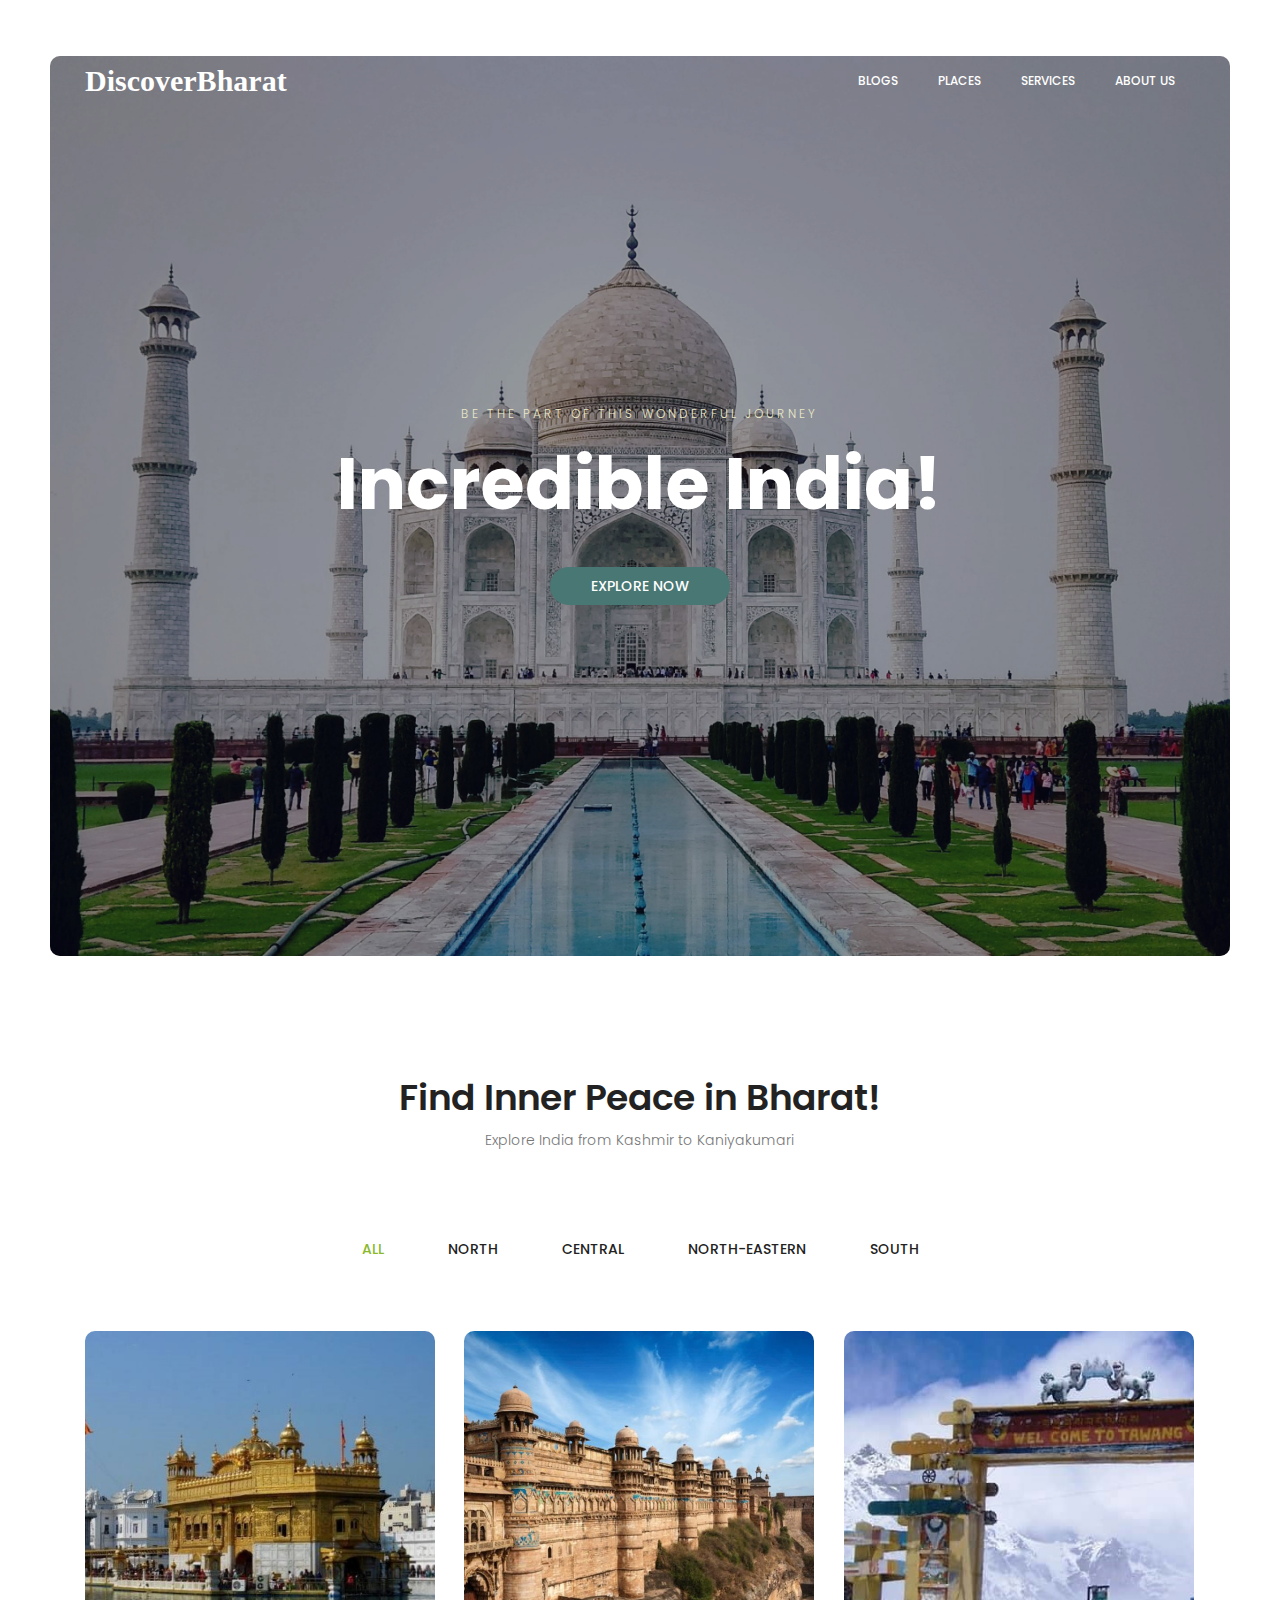
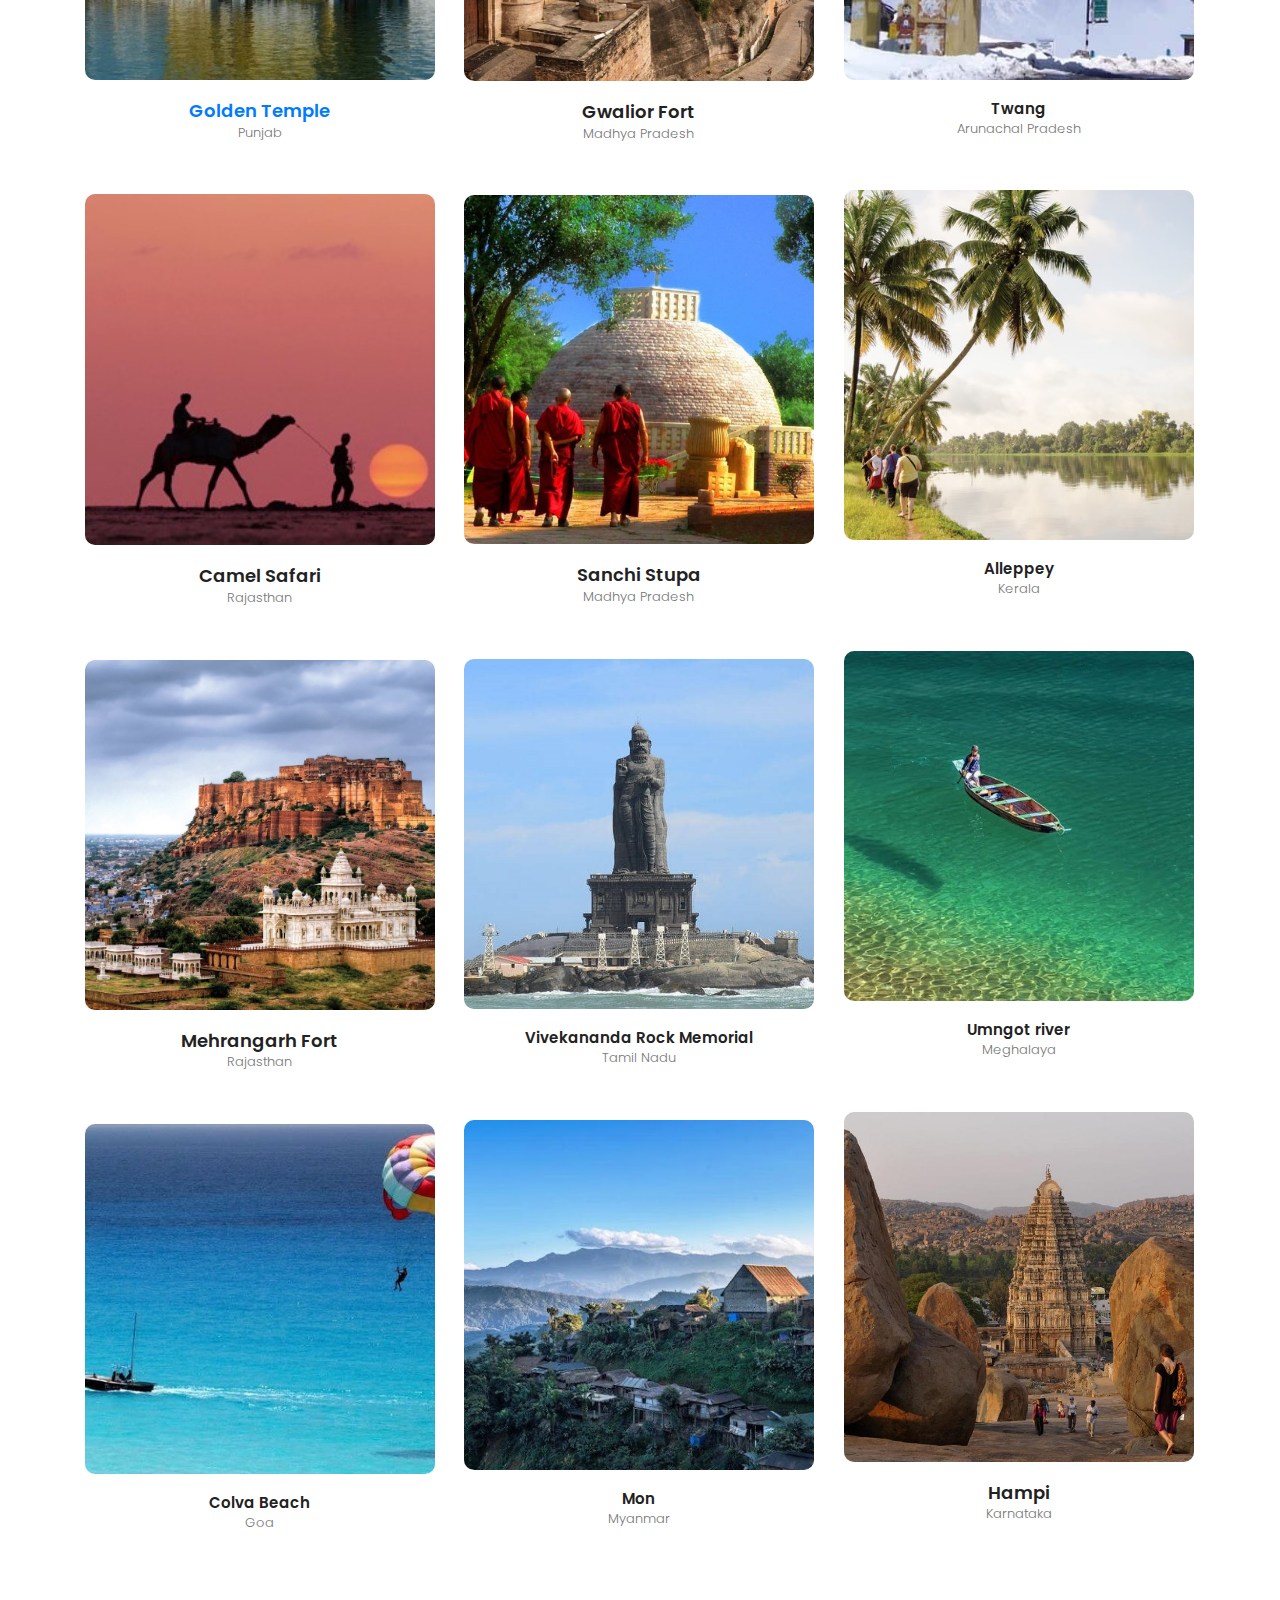
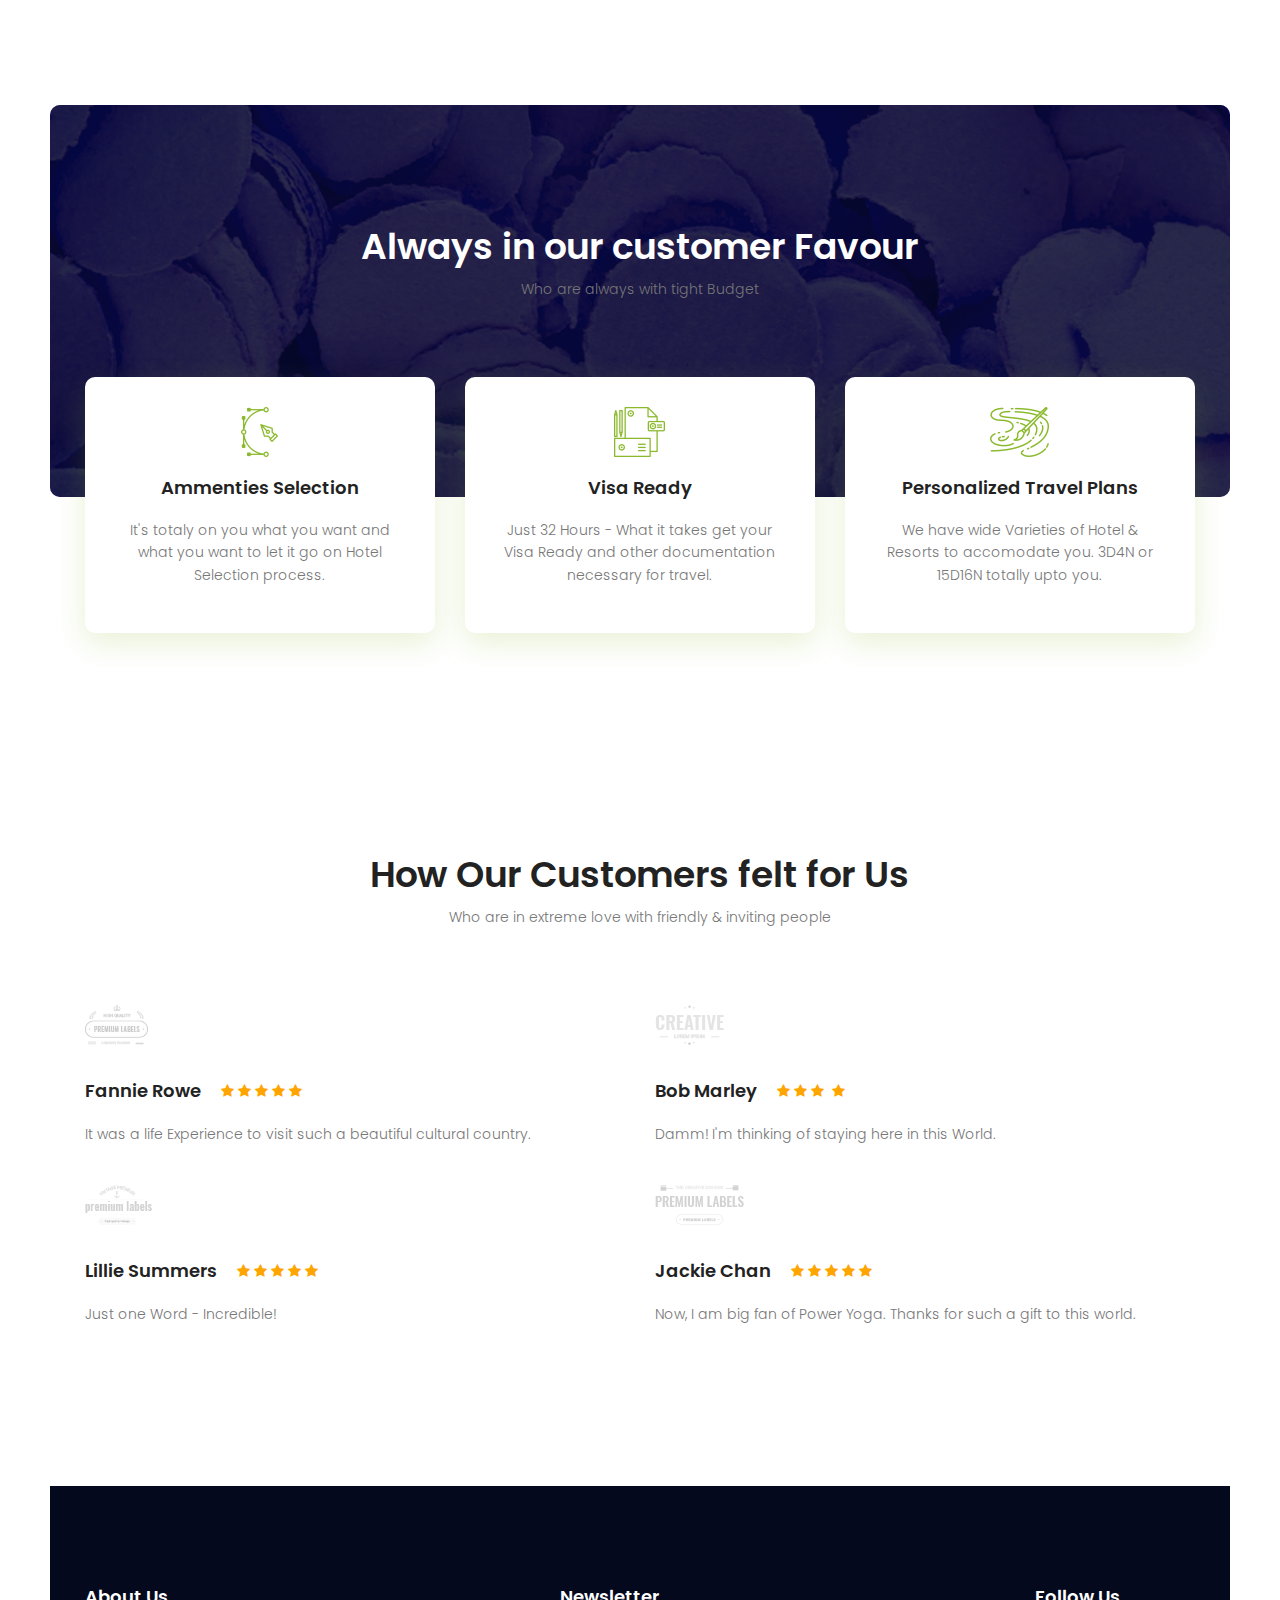
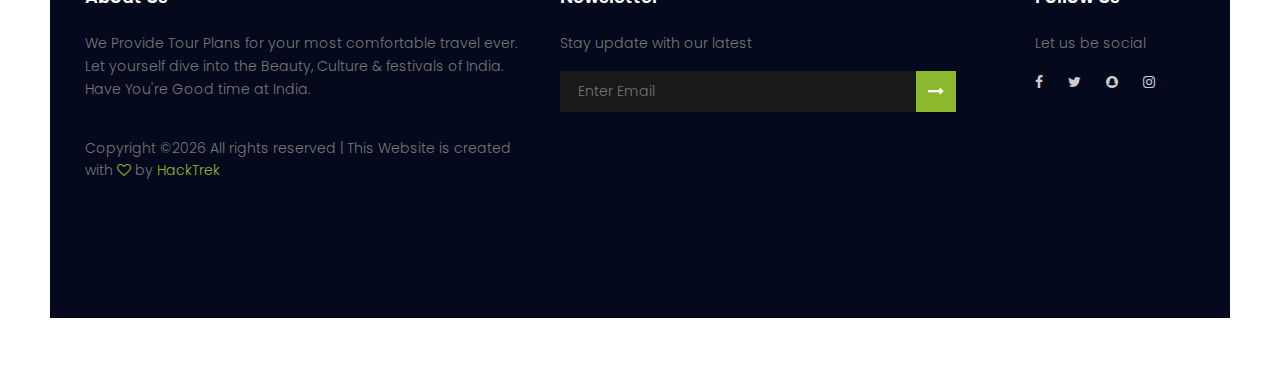
<file: index.html>
<!DOCTYPE html>
	<html lang="zxx" class="no-js">
	<head>
		<!-- Mobile Specific Meta -->
		<meta name="viewport" content="width=device-width, initial-scale=1, shrink-to-fit=no">
		<!-- Favicon-->
		<link rel="shortcut icon" href="img/fav.png">
		<!-- Author Meta -->
		<meta name="author" content="">
		<!-- Meta Description -->
		<meta name="description" content="">
		<!-- Meta Keyword -->
		<meta name="keywords" content="">
		<!-- meta character set -->
		<meta charset="UTF-8">
		<!-- Site Title -->
		<title>Discover Bharat</title>
        <link rel="icon" href="./img/j.jpg" type="image/jpg">
		<link href="https://fonts.googleapis.com/css?family=Poppins:100,200,400,300,500,600,700" rel="stylesheet"> 
			<!--CSS============================================= -->
			<link rel="stylesheet" href="css/linearicons.css">
			<link rel="stylesheet" href="css/font-awesome.min.css">
			<link rel="stylesheet" href="css/bootstrap.css">
			<link rel="stylesheet" href="css/magnific-popup.css">
			<link rel="stylesheet" href="css/nice-select.css">					
			<link rel="stylesheet" href="css/animate.min.css">
			<link rel="stylesheet" href="css/owl.carousel.css">
			<link rel="stylesheet" href="css/main.css">
		</head>
		<body>
			<div class="protfolio-wrap">

			<!-- Start Header Area -->
			<header class="default-header">
				<nav class="navbar navbar-expand-lg  navbar-light">
					<div class="container">
						  <a class="navbar-brand" href="index.html">
						<h2 style="color: white; font-family: 'Times New Roman', Times, serif;" >
							DiscoverBharat
						</h2>
						  </a>
						  <button class="navbar-toggler" type="button" data-toggle="collapse" data-target="#navbarSupportedContent" aria-controls="navbarSupportedContent" aria-expanded="false" aria-label="Toggle navigation">
						    <span class="text-white lnr lnr-menu"></span>
						  </button>

						  <div class="collapse navbar-collapse justify-content-end align-items-center" id="navbarSupportedContent">
						    <ul class="navbar-nav">
								<li><a href="./Pages-inside/blog.html">Blogs</a></li>
								<li><a href="#portfolio">Places</a></li>
								<li><a href="#service">Services</a></li>
								<li><a href="./Pages-inside/About.html">About Us</a></li>
						    </ul>
						  </div>						
					</div>
				</nav>
			</header>
			<!-- End Header Area -->	
				<!-- start banner Area -->
				<section class="banner-area relative" id="home">	
					<div class="overlay overlay-bg"></div>
					<div class="container">
						<div class="row fullscreen d-flex align-items-center justify-content-center">
							<div class="banner-content col-lg-10">
								<h5 class="text-uppercase">Be the part of this Wonderful Journey</h5>
								<h1>
									Incredible India!				
								</h1>
								<a href="#" class="primary-btn text-uppercase">Explore Now</a>
							</div>											
						</div>
					</div>
				</section>
				<!-- End banner Area -->	
				
				<!-- Start portfolio-area Area -->	
				<section class="portfolio-area section-gap" id="portfolio">
				  <div class="container">
						<div class="row d-flex justify-content-center">
							<div class="menu-content col-lg-10">
								<div class="title text-center">
									<h1 class="mb-10">Find Inner Peace in Bharat!</h1>
									<p>Explore India from Kashmir to Kaniyakumari</p>
								</div>
							</div>
						</div>
				    
				    <div class="filters">
				      <ul>
				        <li class="active" data-filter="*">All</li>
				        <li data-filter=".corporate">North</li>
				        <li data-filter=".personal">Central</li>
				        <li data-filter=".agency">North-Eastern</li>
				        <li data-filter=".portal">South</li>
				      </ul>
				    </div>
				    
				    <div class="filters-content">
				      <div class="row grid">
				        <div class="single-portfolio col-sm-4 all corporate">
				          <div class="item">
				            <img src="img/p1.jpg" alt="Work 1">
				            <div class="p-inner">
				              <h4><a href="./Pages-inside/GoldenTemple-Info.html">Golden Temple</a></h4>
				              <div class="cat">Punjab</div>
				            </div>
				          </div>
				        </div>
				        <div class="single-portfolio col-sm-4 all personal">
				          <div class="item">
				            <img src="img/p2.jpg" alt="Work 1">
				            <div class="p-inner">
				              <h4>Gwalior Fort</h4>
				              <div class="cat">Madhya Pradesh</div>
				            </div>
				          </div>
				        </div>
				        <div class="single-portfolio col-sm-4 all agency">
				          <div class="item">
				            <img src="img/p9.jpg" alt="Work 1">
				            <div class="p-inner">
				              <h5>Twang</h5>
				              <div class="cat">Arunachal Pradesh</div>
				            </div>
				          </div>
				        </div>
				        <div class="single-portfolio col-sm-4 all portal">
				          <div class="item">
				            <img src="img/p12.jpg" alt="Work 1">
				            <div class="p-inner">
				              <h5>Alleppey</h5>
				              <div class="cat">Kerala</div>
				            </div>
				          </div>
				        </div>

				        <div class="single-portfolio col-sm-4 all corporate">
				          <div class="item">
				            <img src="img/p5.jpg" alt="Work 1">
				            <div class="p-inner">
				              <h4>Camel Safari</h4>
				              <div class="cat">Rajasthan</div>
				            </div>
				          </div>
				        </div>
				        <div class="single-portfolio col-sm-4 all personal">
				          <div class="item">
				            <img src="img/p6.jpg" alt="Work 1">
				            <div class="p-inner">
				              <h4>Sanchi Stupa</h4>
				              <div class="cat">Madhya Pradesh</div>
				            </div>
				          </div>
				        </div>
				        <div class="single-portfolio col-sm-4 all agency">
				          <div class="item">
				            <img src="img/p7.jpg" alt="Work 1">
				            <div class="p-inner">
				              <h5>Umngot river</h5>
				              <div class="cat">Meghalaya</div>
				            </div>
				          </div>
				        </div>
				        <div class="single-portfolio col-sm-4 all portal">
				          <div class="item">
				            <img src="img/p10.jpg" alt="Work 1">
				            <div class="p-inner">
				              <h5>Vivekananda Rock Memorial</h5>
				              <div class="cat">Tamil Nadu</div>
				            </div>
				          </div>
				        </div>		
				        <div class="single-portfolio col-sm-4 all corporate">
				          <div class="item">
				            <img src="img/p4.jpg" alt="Work 1">
				            <div class="p-inner">
				              <h4>Mehrangarh Fort</h4>
				              <div class="cat">Rajasthan</div>
				            </div>
				          </div>
				        </div>
				        <div class="single-portfolio col-sm-4 all personal">
				          <div class="item">
				            <img src="img/p3.jpg" alt="Work 1">
				            <div class="p-inner">
				              <h4>Hampi</h4>
				              <div class="cat">Karnataka</div>
				            </div>
				          </div>
				        </div>
				        <div class="single-portfolio col-sm-4 all agency">
				          <div class="item">
				            <img src="img/p8.jpg" alt="Work 1">
				            <div class="p-inner">
				              <h5>Mon</h5>
				              <div class="cat">Myanmar</div>
				            </div>
				          </div>
				        </div>
				        <div class="single-portfolio col-sm-4 all portal">
				          <div class="item">
				            <img src="img/p11.jpg" alt="Work 1">
				            <div class="p-inner">
				              <h5>Colva Beach</h5>
				              <div class="cat">Goa</div>
				            </div>
				          </div>
				        </div>					        		        
				        
				      </div>
				    </div>
				    
				  </div>
				</section>
				<!-- End portfolio-area Area -->	

				
				<!-- Start service Area -->
				<section class="service-area section-gap relative" id="service">
					<div class="overlay overlay-bg"></div>	
					<div class="container">
						<div class="row d-flex justify-content-center">
							<div class="menu-content pb-60 col-lg-10">
								<div class="title text-center">
									<h1 class="mb-10 text-white">Always in our customer Favour</h1>
									<p>Who are always with tight Budget</p>
								</div>
							</div>
						</div>	
					</div>	
				</section>
				<!-- End service Area -->
				
				<!-- Start services Area -->
				<section class="services-area pb-100" >
					<div class="container">
						<div class="row">
							<div class="col-lg-4">
								<div class="single-service">
									<img class="img-fluid" src="img/s1.png" alt="">
									<h4>Ammenties Selection</h4>
									<p>
										It's totaly on you what you want and what you want to let it go on Hotel Selection process.
									</p>
								</div>
							</div>
							<div class="col-lg-4">
								<div class="single-service">
									<img class="img-fluid" src="img/s2.png" alt="">
									<h4>Visa Ready</h4>
									<p>
										Just 32 Hours - What it takes get your Visa Ready and other documentation necessary for travel.
									</p>
								</div>
							</div>
							<div class="col-lg-4">
								<div class="single-service">
									<img class="img-fluid" src="img/s3.png" alt="">
									<h4>Personalized Travel Plans</h4>
									<p>
										We have wide Varieties of Hotel &amp; Resorts to accomodate you. 3D4N or 15D16N totally upto you.
									</p>
								</div>
							</div>														
						</div>
					</div>	
				</section>
				<!-- End services Area -->
				
				<!-- Start review Area -->
				<section class="review-area section-gap" id="testimonial">
					<div class="container">
						<div class="row d-flex justify-content-center">
							<div class="menu-content pb-60 col-lg-10">
								<div class="title text-center">
									<h1 class="mb-10">How Our Customers felt for Us</h1>
									<p>Who are in extreme love with friendly &amp; inviting people</p>
								</div>
							</div>
						</div>							
						<div class="row">
							<div class="col-lg-6">
								<div class="single-review">
									<img src="img/c1.png" alt="">
									<div class="title d-flex flex-row">
										<a href="#"><h4>Fannie Rowe</h4></a>									
										<div class="star">
											<span class="fa fa-star checked"></span>
											<span class="fa fa-star checked"></span>
											<span class="fa fa-star checked"></span>
											<span class="fa fa-star checked"></span>
											<span class="fa fa-star checked"></span>
										</div>
									</div>
									<p>
										It was a life Experience to visit such a beautiful cultural country.
									</p>
								</div>	
								<div class="single-review">
									<img src="img/c3.png" alt="">
									<div class="title d-flex flex-row">
										<a href="#"><h4>Lillie Summers</h4></a>									
										<div class="star">
											<span class="fa fa-star checked"></span>
											<span class="fa fa-star checked"></span>
											<span class="fa fa-star checked"></span>
											<span class="fa fa-star checked"></span>
											<span class="fa fa-star checked"></span>
										</div>
									</div>
									<p>
										Just one Word - Incredible!
									</p>
								</div>															
							</div>
							<div class="col-lg-6">
								<div class="single-review">
									<img src="img/c2.png" alt="">
									<div class="title d-flex flex-row">
										<a href="#"><h4>Bob Marley</h4></a>									
										<div class="star">
											<span class="fa fa-star checked"></span>
											<span class="fa fa-star checked"></span>
											<span class="fa fa-star checked"></span>
											<span class="fa fa-starchecked"></span>
											<span class="fa fa-star checked"></span>
										</div>
									</div>
									<p>
										Damm! I'm thinking of staying here in this World.
									</p>
								</div>	
								<div class="single-review">
									<img src="img/c4.png" alt="">
									<div class="title d-flex flex-row">
										<a href="#"><h4>Jackie Chan</h4></a>									
										<div class="star">
											<span class="fa fa-star checked"></span>
											<span class="fa fa-star checked"></span>
											<span class="fa fa-star checked"></span>
											<span class="fa fa-star checked"></span>
											<span class="fa fa-star checked"></span>
										</div>
									</div>
									<p>
										Now, I am big fan of Power Yoga. Thanks for such a gift to this world.
									</p>
								</div>															
							</div>							
						</div>
                    </div>	
				</section>
				<!-- End review Area -->
				

				<!-- start footer Area -->		
				<footer class="footer-area section-gap">
					<div class="container">
						<div class="row">
							<div class="col-lg-5 col-md-6 col-sm-6">
								<div class="single-footer-widget">
									<h6>About Us</h6>
									<p>
										We Provide Tour Plans for your most comfortable travel ever. Let yourself dive into the Beauty, Culture &amp; festivals of India. Have You're Good time at India.
									</p>
									<p class="footer-text">
Copyright &copy;<script>document.write(new Date().getFullYear());</script> All rights reserved | This Website is created with <i class="fa fa-heart-o" aria-hidden="true"></i> by <a href="https://github.com/git-sakshii/DiscoverBharat" target="_blank">HackTrek</a>
								</p>	
								</div>
							</div>
							<div class="col-lg-5  col-md-6 col-sm-6">
								<div class="single-footer-widget">
									<h6>Newsletter</h6>
									<p>Stay update with our latest</p>
									<div class="" id="mc_embed_signup">
							         <form target="_blank"  action="" method="get" class="form-inline">
											<input class="form-control" name="EMAIL" placeholder="Enter Email" onfocus="this.placeholder = ''" onblur="this.placeholder = 'Enter Your Email Here '" required="" type="email">
				                            	<button class="click-btn btn btn-default"><i class="fa fa-long-arrow-right" aria-hidden="true"></i></button>
				                           
											<div class="info"></div>
										</form>
									</div>
								</div>
							</div>						
							<div class="col-lg-2 col-md-6 col-sm-6 social-widget">
								<div class="single-footer-widget">
									<h6>Follow Us</h6>
									<p>Let us be social</p>
									<div class="footer-social d-flex align-items-center">
										<a href="#"><i class="fa fa-facebook"></i></a>
										<a href="#"><i class="fa fa-twitter"></i></a>
										<a href="#"><i class="fa fa-snapchat"></i></a>
										<a href="#"><i class="fa fa-instagram"></i></a>
									</div>
								</div>
							</div>							
						</div>
					</div>
				</footer>	
				<!-- End footer Area -->					
			</div>
			<script src="js/vendor/jquery-2.2.4.min.js"></script>
			<script src="https://cdnjs.cloudflare.com/ajax/libs/popper.js/1.12.9/umd/popper.min.js" integrity="sha384-ApNbgh9B+Y1QKtv3Rn7W3mgPxhU9K/ScQsAP7hUibX39j7fakFPskvXusvfa0b4Q" crossorigin="anonymous"></script>
			<script src="js/vendor/bootstrap.min.js"></script>			
  			<script src="js/easing.min.js"></script>			
			<script src="js/jquery.ajaxchimp.min.js"></script>
			<script src="js/jquery.magnific-popup.min.js"></script>	
			<script src="js/owl.carousel.min.js"></script>			
			<script src="js/jquery.sticky.js"></script>			
			<script src="js/jquery.nice-select.min.js"></script>			
			<script src="js/parallax.min.js"></script>	
			<script src="js/mail-script.js"></script>
			<script src="js/isotope.pkgd.min.js"></script>	
			<script src="js/main.js"></script>	
		</body>
	</html>
</file>
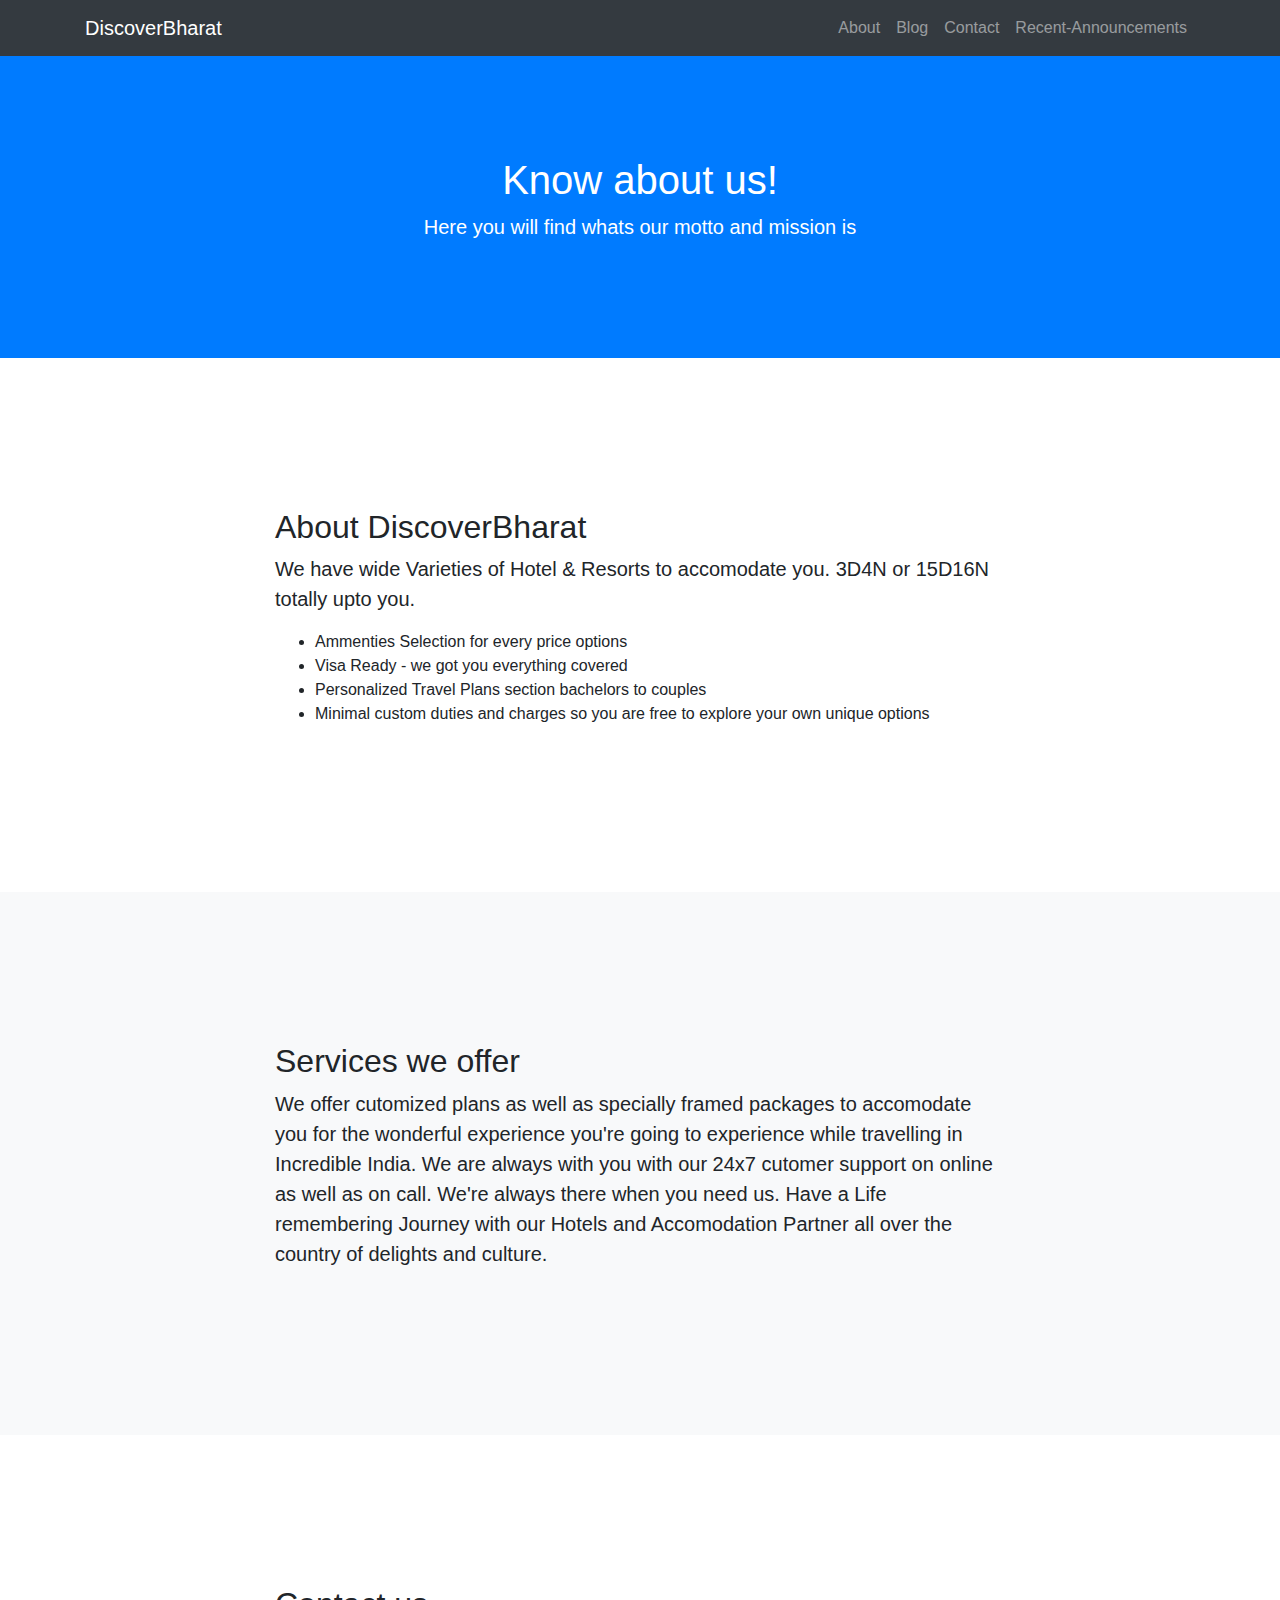
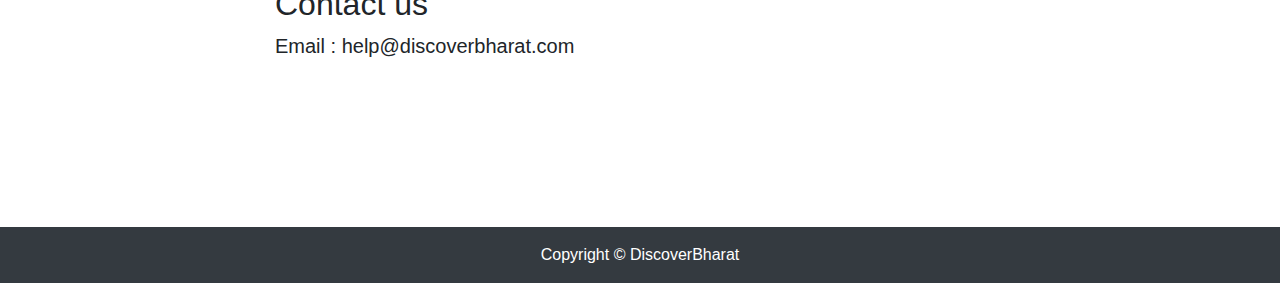
<file: Pages-inside/About.html>
<!DOCTYPE html>
<html lang="en">

<head>

  <meta charset="utf-8">
  <meta name="viewport" content="width=device-width, initial-scale=1, shrink-to-fit=no">
  <meta name="description" content="">
  <meta name="author" content="">

  <title>About Us - DiscoverBharat</title>

  <!-- Bootstrap core CSS -->
  <link href="./bootstrap/css/bootstrap.min.css" rel="stylesheet">

  <!-- Custom styles for this template -->
  <link href="css/scrolling-nav.css" rel="stylesheet">

</head>

<body id="page-top">

  <!-- Navigation -->
  <nav class="navbar navbar-expand-lg navbar-dark bg-dark fixed-top" id="mainNav">
    <div class="container">
      <a class="navbar-brand js-scroll-trigger" href="../index.html">DiscoverBharat</a>
      <button class="navbar-toggler navbar-toggler-right" type="button" data-toggle="collapse" data-target="#navbarResponsive" aria-controls="navbarResponsive" aria-expanded="false" aria-label="Toggle navigation">
        <span class="navbar-toggler-icon"></span>
      </button>
      <div class="collapse navbar-collapse " id="navbarResponsive">
        <ul class="navbar-nav ml-auto">
          <li class="nav-item">
            <a class="nav-link js-scroll-trigger" href="#about">About</a>
          </li>
          <li class="nav-item">
            <a class="nav-link js-scroll-trigger" href="blog.html">Blog</a>
          </li>
          <li class="nav-item">
            <a class="nav-link js-scroll-trigger" href="#contact">Contact</a>
          </li>
            <li class="nav-item">
            <a class="nav-link js-scroll-trigger" href="Recent-Announcement.html" target="_blank">Recent-Announcements</a>
          </li>
        </ul>
      </div>
    </div>
  </nav>

  <header class="bg-primary text-white">
    <div class="container text-center">
      <h1>Know about us!</h1>
      <p class="lead">Here you will find whats our motto and mission is</p>
    </div>
  </header>

  <section id="about">
    <div class="container">
      <div class="row">
        <div class="col-lg-8 mx-auto">
          <h2>About DiscoverBharat</h2>
          <p class="lead">We have wide Varieties of Hotel & Resorts to accomodate you. 3D4N or 15D16N totally upto you.</p>
          <ul>
            <li>Ammenties Selection for every price options</li>
            <li>Visa Ready - we got you everything covered</li>
            <li>Personalized Travel Plans section bachelors to couples</li>
            <li>Minimal custom duties and charges so you are free to explore your own unique options</li>
          </ul>
        </div>
      </div>
    </div>
  </section>

  <section id="services" class="bg-light">
    <div class="container">
      <div class="row">
        <div class="col-lg-8 mx-auto">
          <h2>Services we offer</h2>
          <p class="lead">We offer cutomized plans as well as specially framed packages to accomodate you for the wonderful experience you're going to experience while travelling in Incredible India. We are always with you with our 24x7 cutomer support on online as well as on call. We're always there when you need us. Have a Life remembering Journey with our Hotels and Accomodation Partner all over the country of delights and culture.</p>
        </div>
      </div>
    </div>
  </section>

  <section id="contact">
    <div class="container">
      <div class="row">
        <div class="col-lg-8 mx-auto">
          <h2>Contact us</h2>
            <!-- <p class="lead">phone Number. +91 9XXXXXXXXX</p> -->
            <!-- <p class="lead">Fax : XXXXXXXXXXX</p> -->
            <p class="lead">Email : help@discoverbharat.com</p>
        </div>
      </div>
    </div>
  </section>

  <!-- Footer -->
  <footer class="py-3 bg-dark">
    <div class="container">
      <p class="m-0 text-center text-white">Copyright &copy; DiscoverBharat</p>
    </div>
  </footer>



</body>

</html>
</file>
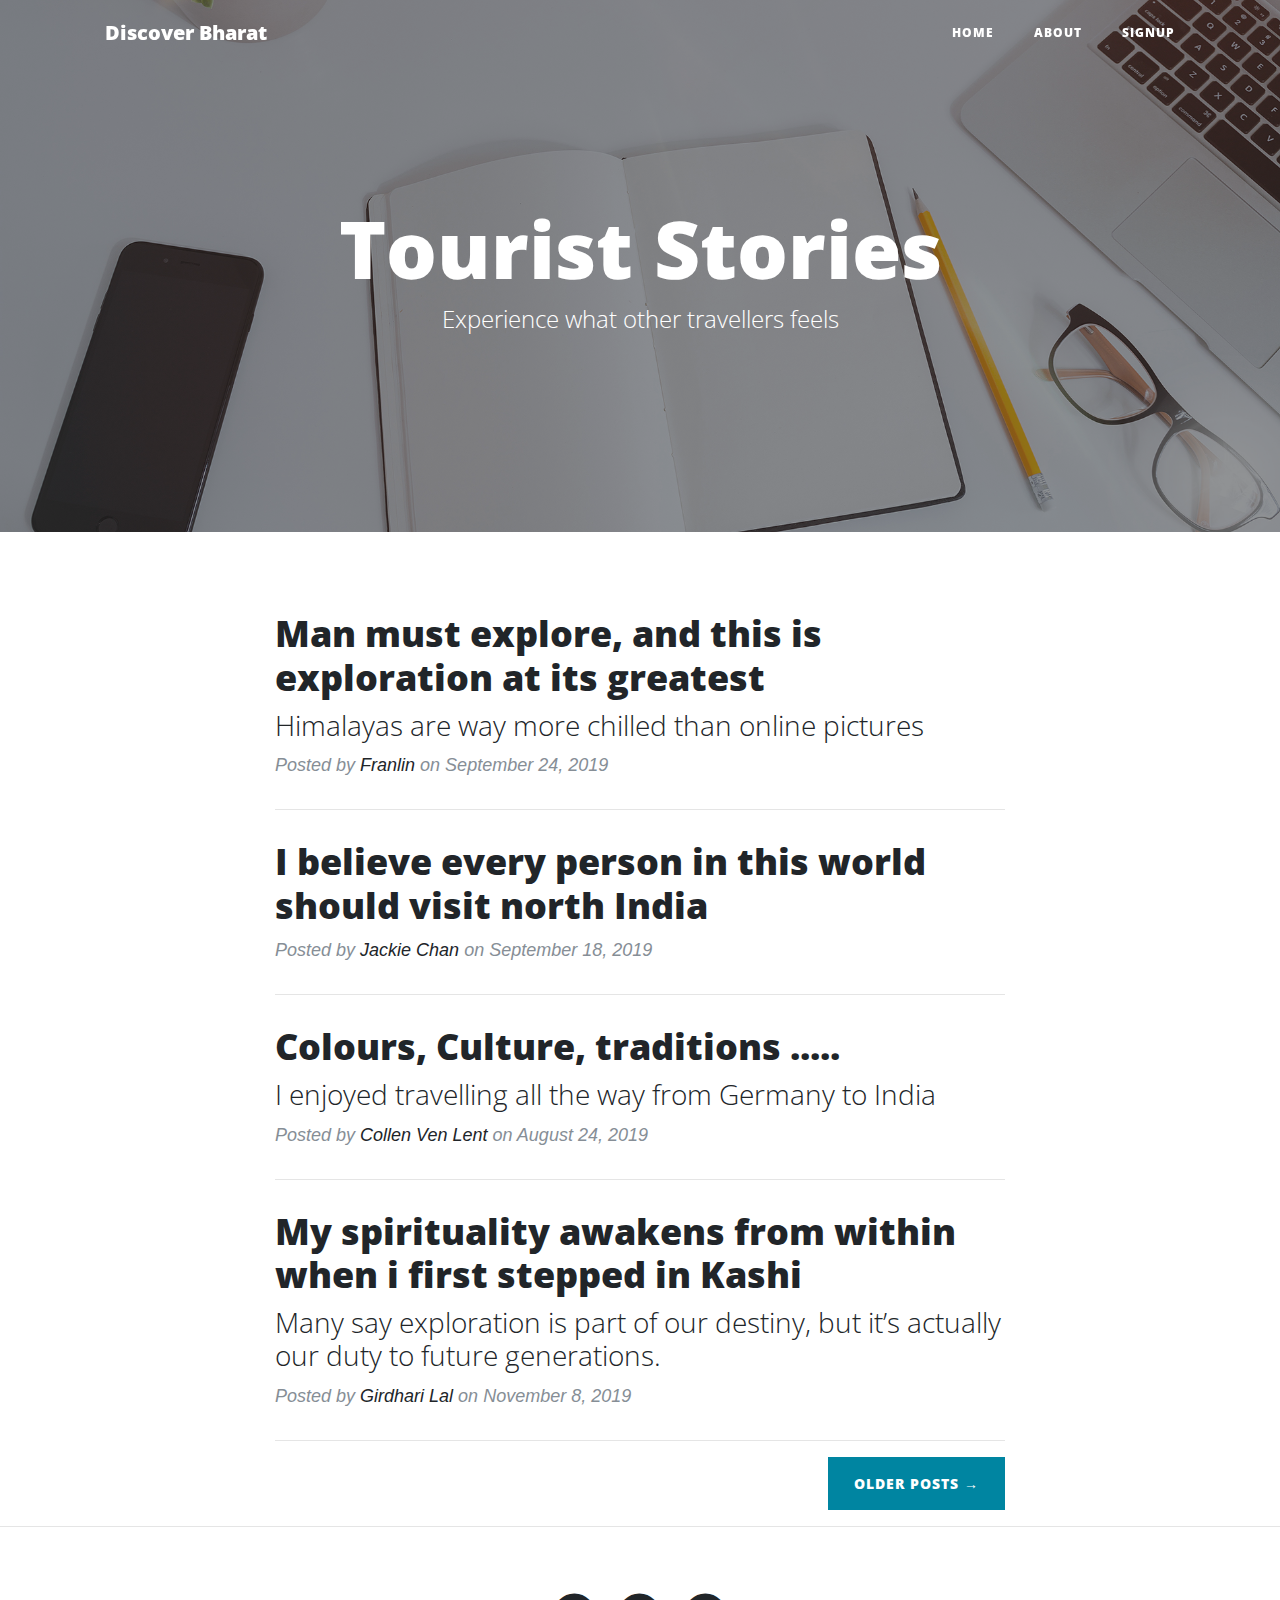
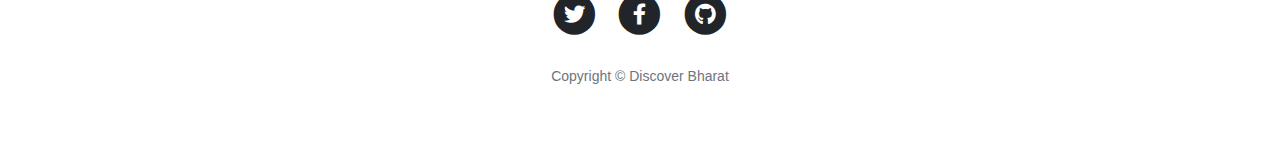
<file: Pages-inside/blog.html>
<!DOCTYPE html>
<html lang="en">

<head>

  <meta charset="utf-8">
  <meta name="viewport" content="width=device-width, initial-scale=1, shrink-to-fit=no">
  <meta name="description" content="">
  <meta name="author" content="">

  <title>Discover Bharat</title>

  <!-- Bootstrap core CSS -->
  <link href="vendor/bootstrap/css/bootstrap.min.css" rel="stylesheet">

  <!-- Custom fonts for this template -->
  <link href="vendor/fontawesome-free/css/all.min.css" rel="stylesheet" type="text/css">
  <link href='https://fonts.googleapis.com/css?family=Lora:400,700,400italic,700italic' rel='stylesheet' type='text/css'>
  <link href='https://fonts.googleapis.com/css?family=Open+Sans:300italic,400italic,600italic,700italic,800italic,400,300,600,700,800' rel='stylesheet' type='text/css'>

  <!-- Custom styles for this template -->
  <link href="css/clean-blog.min.css" rel="stylesheet">

</head>

<body>

  <!-- Navigation -->
  <nav class="navbar navbar-expand-lg navbar-light fixed-top" id="mainNav">
    <div class="container">
      <a class="navbar-brand" href="../index.html">Discover Bharat</a>
      <button class="navbar-toggler navbar-toggler-right" type="button" data-toggle="collapse" data-target="#navbarResponsive" aria-controls="navbarResponsive" aria-expanded="false" aria-label="Toggle navigation">
        Menu
        <i class="fas fa-bars"></i>
      </button>
      <div class="collapse navbar-collapse" id="navbarResponsive">
        <ul class="navbar-nav ml-auto">
          <li class="nav-item">
            <a class="nav-link" href="#">Home</a>
          </li>
          <li class="nav-item">
            <a class="nav-link" href="About.html">About</a>
          </li>
            <li class="nav-item">
            <a class="nav-link" href="SignUp.html">SignUp</a>
          </li>
        </ul>
      </div>
    </div>
  </nav>

  <!-- Page Header -->
  <header class="masthead" style="background-image: url('img/home-bg.jpg')">
    <div class="overlay"></div>
    <div class="container">
      <div class="row">
        <div class="col-lg-8 col-md-10 mx-auto">
          <div class="site-heading">
            <h1>Tourist Stories</h1>
            <span class="subheading">Experience what other travellers feels</span>
          </div>
        </div>
      </div>
    </div>
  </header>

  <!-- Main Content -->
  <div class="container">
    <div class="row">
      <div class="col-lg-8 col-md-10 mx-auto">
        <div class="post-preview">
          <a href="#">
            <h2 class="post-title">
              Man must explore, and this is exploration at its greatest
            </h2>
            <h3 class="post-subtitle">
              Himalayas are way more chilled than online pictures
            </h3>
          </a>
          <p class="post-meta">Posted by
            <a href="#">Franlin</a>
            on September 24, 2019</p>
        </div>
        <hr>
        <div class="post-preview">
          <a href="#">
            <h2 class="post-title">
              I believe every person in this world should visit north India
            </h2>
          </a>
          <p class="post-meta">Posted by
            <a href="#">Jackie Chan</a>
            on September 18, 2019</p>
        </div>
        <hr>
        <div class="post-preview">
          <a href="#">
            <h2 class="post-title">
              Colours, Culture, traditions .....
            </h2>
            <h3 class="post-subtitle">
              I enjoyed travelling all the way from Germany to India
            </h3>
          </a>
          <p class="post-meta">Posted by
            <a href="#">Collen Ven Lent</a>
            on August 24, 2019</p>
        </div>
        <hr>
        <div class="post-preview">
          <a href="#">
            <h2 class="post-title">
              My spirituality awakens from within when i first stepped in Kashi
            </h2>
            <h3 class="post-subtitle">
              Many say exploration is part of our destiny, but it’s actually our duty to future generations.
            </h3>
          </a>
          <p class="post-meta">Posted by
            <a href="#">Girdhari Lal</a>
            on November 8, 2019</p>
        </div>
        <hr>
        <!-- Pager -->
        <div class="clearfix">
          <a class="btn btn-primary float-right" href="#">Older Posts &rarr;</a>
        </div>
      </div>
    </div>
  </div>

  <hr>

  <!-- Footer -->
  <footer>
    <div class="container">
      <div class="row">
        <div class="col-lg-8 col-md-10 mx-auto">
          <ul class="list-inline text-center">
            <li class="list-inline-item">
              <a href="#">
                <span class="fa-stack fa-lg">
                  <i class="fas fa-circle fa-stack-2x"></i>
                  <i class="fab fa-twitter fa-stack-1x fa-inverse"></i>
                </span>
              </a>
            </li>
            <li class="list-inline-item">
              <a href="#">
                <span class="fa-stack fa-lg">
                  <i class="fas fa-circle fa-stack-2x"></i>
                  <i class="fab fa-facebook-f fa-stack-1x fa-inverse"></i>
                </span>
              </a>
            </li>
            <li class="list-inline-item">
              <a href="#">
                <span class="fa-stack fa-lg">
                  <i class="fas fa-circle fa-stack-2x"></i>
                  <i class="fab fa-github fa-stack-1x fa-inverse"></i>
                </span>
              </a>
            </li>
          </ul>
          <p class="copyright text-muted">Copyright &copy; Discover Bharat</p>
        </div>
      </div>
    </div>
  </footer>

  <!-- Bootstrap core JavaScript -->
  <script src="vendor/jquery/jquery.min.js"></script>
  <script src="vendor/bootstrap/js/bootstrap.bundle.min.js"></script>

  <!-- Custom scripts for this template -->
  <script src="js/clean-blog.min.js"></script>

</body>

</html>
</file>
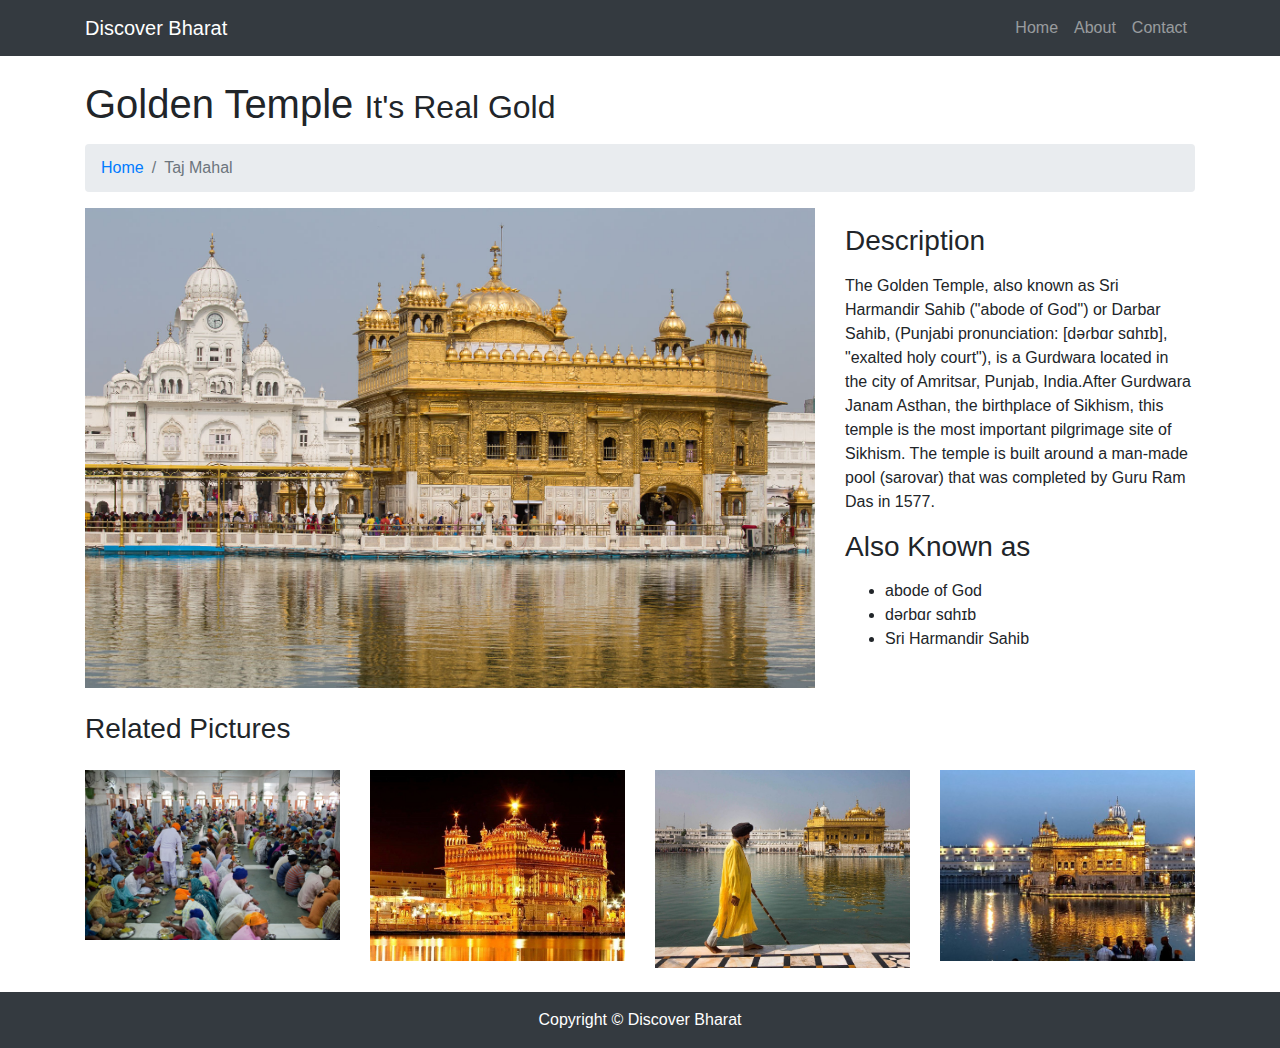
<file: Pages-inside/GoldenTemple-Info.html>
<!DOCTYPE html>
<html lang="en">

<head>

  <meta charset="utf-8">
  <meta name="viewport" content="width=device-width, initial-scale=1, shrink-to-fit=no">
  <meta name="description" content="">
  <meta name="author" content="">

  <title>Discover Bharat</title>

  <!-- Bootstrap core CSS -->
  <link href="vendor/bootstrap/css/bootstrap.min.css" rel="stylesheet">

  <!-- Custom styles for this template -->
  <link href="css/goldentemple.css" rel="stylesheet">

</head>

<body>

  <!-- Navigation -->
  <nav class="navbar fixed-top navbar-expand-lg navbar-dark bg-dark fixed-top">
    <div class="container">
      <a class="navbar-brand" href="index.html">Discover Bharat</a>
      <button class="navbar-toggler navbar-toggler-right" type="button" data-toggle="collapse" data-target="#navbarResponsive" aria-controls="navbarResponsive" aria-expanded="false" aria-label="Toggle navigation">
        <span class="navbar-toggler-icon"></span>
      </button>
      <div class="collapse navbar-collapse" id="navbarResponsive">
        <ul class="navbar-nav ml-auto">
          <li class="nav-item">
            <a class="nav-link" href="about.html">Home</a>
          </li>
          <li class="nav-item">
            <a class="nav-link" href="about.html">About</a>
          </li>
          <li class="nav-item">
            <a class="nav-link" href="contact.html">Contact</a>
          </li>
        </ul>
      </div>
    </div>
  </nav>

  <!-- Page Content -->
  <div class="container">

    <!-- Page Heading/Breadcrumbs -->
    <h1 class="mt-4 mb-3">Golden Temple
      <small>It's Real Gold</small>
    </h1>

    <ol class="breadcrumb">
      <li class="breadcrumb-item">
        <a href="index.html">Home</a>
      </li>
      <li class="breadcrumb-item active">Taj Mahal</li>
    </ol>

    <!-- Portfolio Item Row -->
    <div class="row">

      <div class="col-md-8">
        <img class="img-fluid" src="./img/Harmandir-Sahib-Amritsar-India-Punjab.jpg" alt="">
      </div>

      <div class="col-md-4">
        <h3 class="my-3">Description</h3>
        <p>The Golden Temple, also known as Sri Harmandir Sahib ("abode of God") or Darbar Sahib, (Punjabi pronunciation: [dəɾbɑɾ sɑhɪb], "exalted holy court"), is a Gurdwara located in the city of Amritsar, Punjab, India.After Gurdwara Janam Asthan, the birthplace of Sikhism, this temple is the most important pilgrimage site of Sikhism.

The temple is built around a man-made pool (sarovar) that was completed by Guru Ram Das in 1577. </p>
        <h3 class="my-3">Also Known as</h3>
        <ul>
          <li>abode of God</li>
          <li>dəɾbɑɾ sɑhɪb</li>
          <li>Sri Harmandir Sahib</li>
        </ul>
      </div>

    </div>
    <!-- /.row -->

    <!-- Related Projects Row -->
    <h3 class="my-4">Related Pictures</h3>

    <div class="row">

      <div class="col-md-3 col-sm-6 mb-4">
        <a href="#">
          <img class="img-fluid" src="./img/The-Golden-Temple-India8.jpg" alt="">
        </a>
      </div>

      <div class="col-md-3 col-sm-6 mb-4">
        <a href="#">
          <img class="img-fluid" src="./img/597529822Amritsar_Main.jpg" alt="">
        </a>
      </div>

      <div class="col-md-3 col-sm-6 mb-4">
        <a href="#">
          <img class="img-fluid" src="./img/imb-photos-warrior-medium.jpg" alt="">
        </a>
      </div>

      <div class="col-md-3 col-sm-6 mb-4">
        <a href="#">
          <img class="img-fluid" src="./img/photo1.jpg" alt="">
        </a>
      </div>

    </div>
    <!-- /.row -->

  </div>
  <!-- /.container -->

  <!-- Footer -->
  <footer class="py-3 bg-dark">
    <div class="container">
      <p class="m-0 text-center text-white">Copyright &copy; Discover Bharat</p>
    </div>
    <!-- /.container -->
  </footer>

  <!-- Bootstrap core JavaScript -->
  <script src="vendor/jquery/jquery.min.js"></script>
  <script src="vendor/bootstrap/js/bootstrap.bundle.min.js"></script>

</body>

</html>
</file>
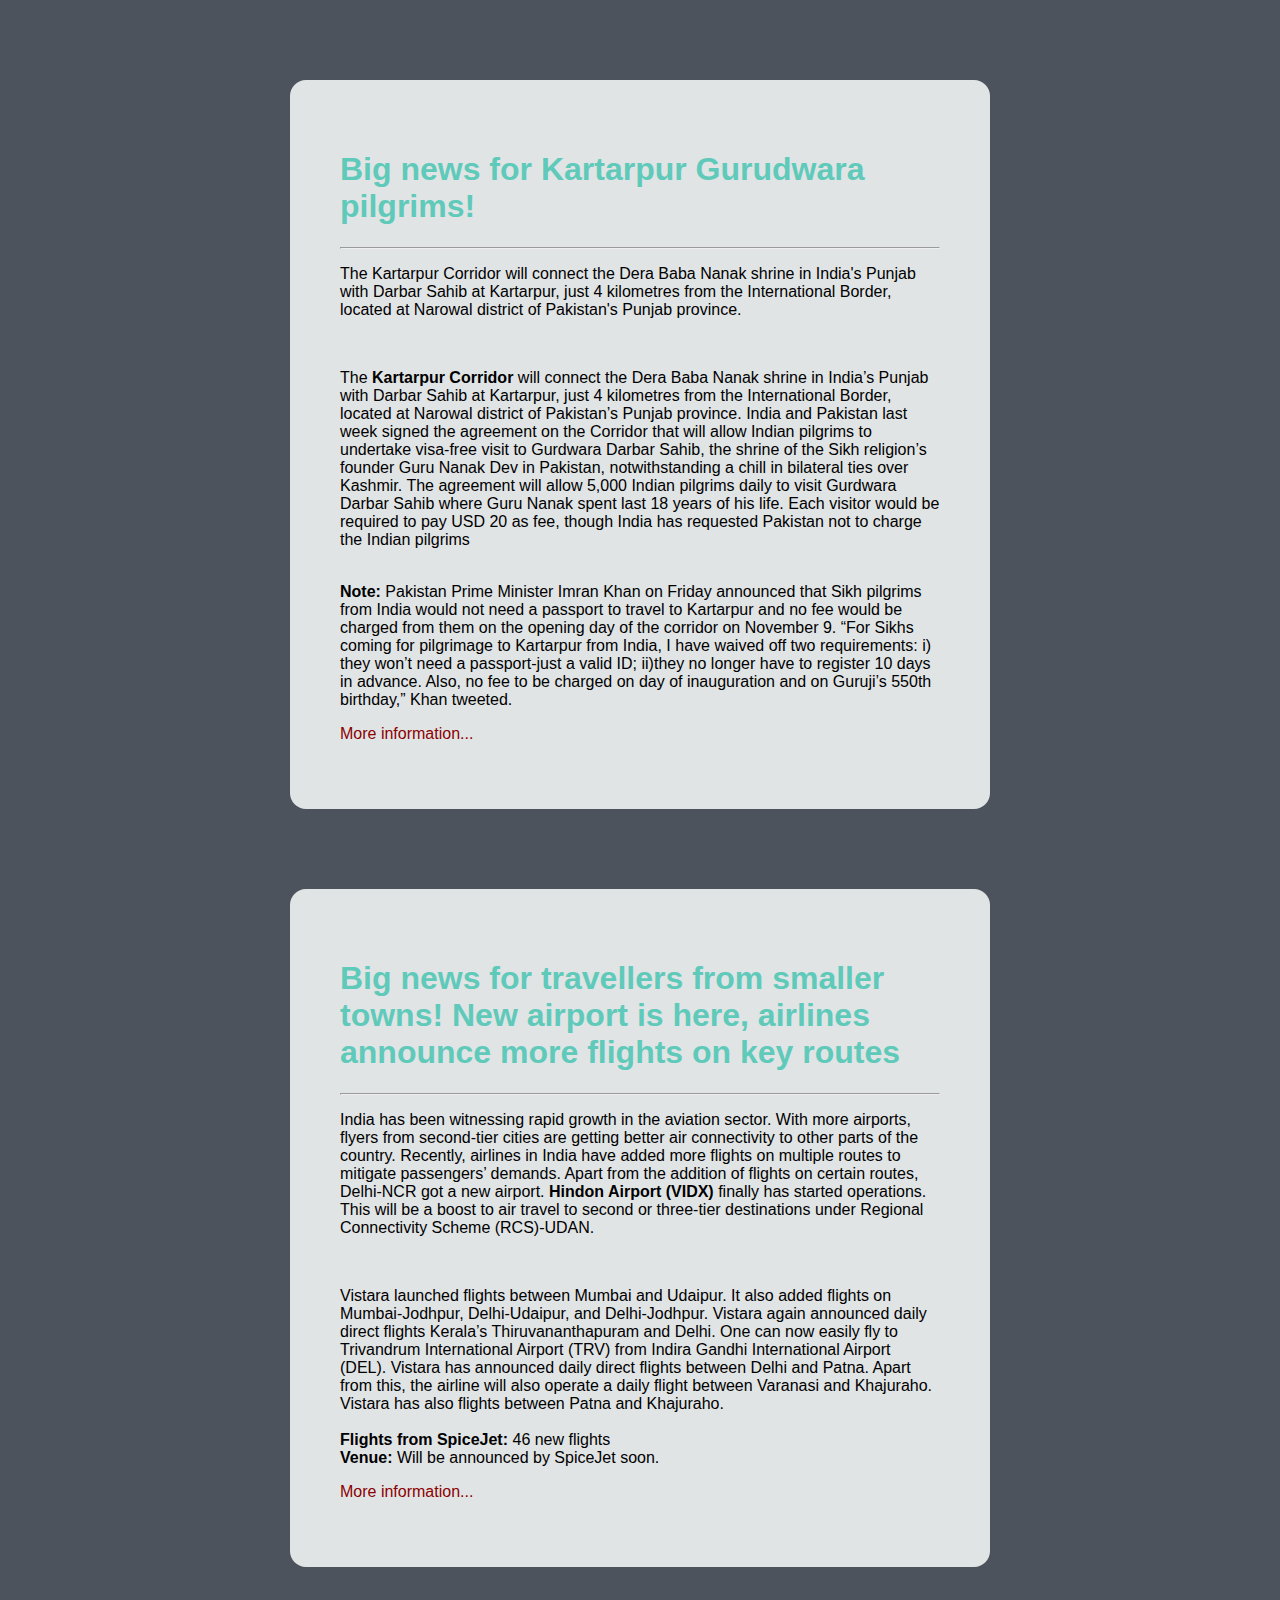
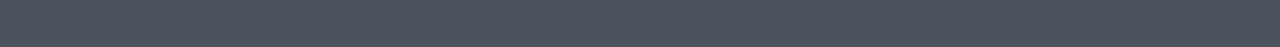
<file: Pages-inside/Recent-Announcement.html>
<!doctype html>
<html>
<head>
    <title>ANNOUNCEMENT</title>
    <style type="text/css">
        .cool
        {
            color: #5fcaba;
        }
    body {
        background-color: #4c535d;
        margin: 0;
        padding: 0;
        font-family: "Open Sans", "Helvetica Neue", sans-serif;     
    }
    div {
        width: 600px;
        margin: 5em auto;
        padding: 50px;
        background-color: #e1e4e5;
        border-radius: 1em;
    }
    a:link, a:visited {
        color: darkred;
        text-decoration: none;
    }
    @media (max-width: 700px) {
        body {
            background-color: #fff;
        }
        div {
            width: auto;
            margin: 0 auto;
            border-radius: 0;
            padding: 1em;
        }
    }
    </style>    
</head>

<body>
<div>
    <h1 class="cool"> Big news for Kartarpur Gurudwara pilgrims!  </h1><hr>
    <p>The Kartarpur Corridor will connect the Dera Baba Nanak shrine in India's Punjab with Darbar Sahib at Kartarpur, just 4 kilometres from the International Border, located at Narowal district of Pakistan's Punjab province. </p><br>

<p>The <strong>Kartarpur Corridor</strong> will connect the Dera Baba Nanak shrine in India’s Punjab with Darbar Sahib at Kartarpur, just 4 kilometres from the International Border, located at Narowal district of Pakistan’s Punjab province. India and Pakistan last week signed the agreement on the Corridor that will allow Indian pilgrims to undertake visa-free visit to Gurdwara Darbar Sahib, the shrine of the Sikh religion’s founder Guru Nanak Dev in Pakistan, notwithstanding a chill in bilateral ties over Kashmir.

The agreement will allow 5,000 Indian pilgrims daily to visit Gurdwara Darbar Sahib where Guru Nanak spent last 18 years of his life. Each visitor would be required to pay USD 20 as fee, though India has requested Pakistan not to charge the Indian pilgrims</p><br>

<strong>Note:</strong> Pakistan Prime Minister Imran Khan on Friday announced that Sikh pilgrims from India would not need a passport to travel to Kartarpur and no fee would be charged from them on the opening day of the corridor on November 9. “For Sikhs coming for pilgrimage to Kartarpur from India, I have waived off two requirements: i) they won’t need a passport-just a valid ID; ii)they no longer have to register 10 days in advance. Also, no fee to be charged on day of inauguration and on Guruji’s 550th birthday,” Khan tweeted.<br>

    <p><a href=" ">More information...</a></p>
</div>
      
    <div>
    <h1 class="cool"> Big news for travellers from smaller towns! New airport is here, airlines announce more flights on key routes  </h1><hr>
    <p>India has been witnessing rapid growth in the aviation sector. With more airports, flyers from second-tier cities are getting better air connectivity to other parts of the country. Recently, airlines in India have added more flights on multiple routes to mitigate passengers’ demands. Apart from the addition of flights on certain routes, Delhi-NCR got a new airport. <strong>Hindon Airport (VIDX)</strong> finally has started operations. This will be a boost to air travel to second or three-tier destinations under Regional Connectivity Scheme (RCS)-UDAN.</p><br> 

 
<p>
Vistara launched flights between Mumbai and Udaipur. It also added flights on Mumbai-Jodhpur, Delhi-Udaipur, and Delhi-Jodhpur. Vistara again announced daily direct flights Kerala’s Thiruvananthapuram and Delhi. One can now easily fly to Trivandrum International Airport (TRV) from Indira Gandhi International Airport (DEL). Vistara has announced daily direct flights between Delhi and Patna. Apart from this, the airline will also operate a daily flight between Varanasi and Khajuraho. Vistara has also flights between Patna and Khajuraho.  
<br> <br> 
 

<strong>Flights from SpiceJet:</strong>  46 new flights<br> 
<strong>Venue: </strong>Will be announced by SpiceJet soon.<br> 
 

    <p><a href=" ">More information...</a></p>
</div>  
    
        
    
</body>
</html>
</file>
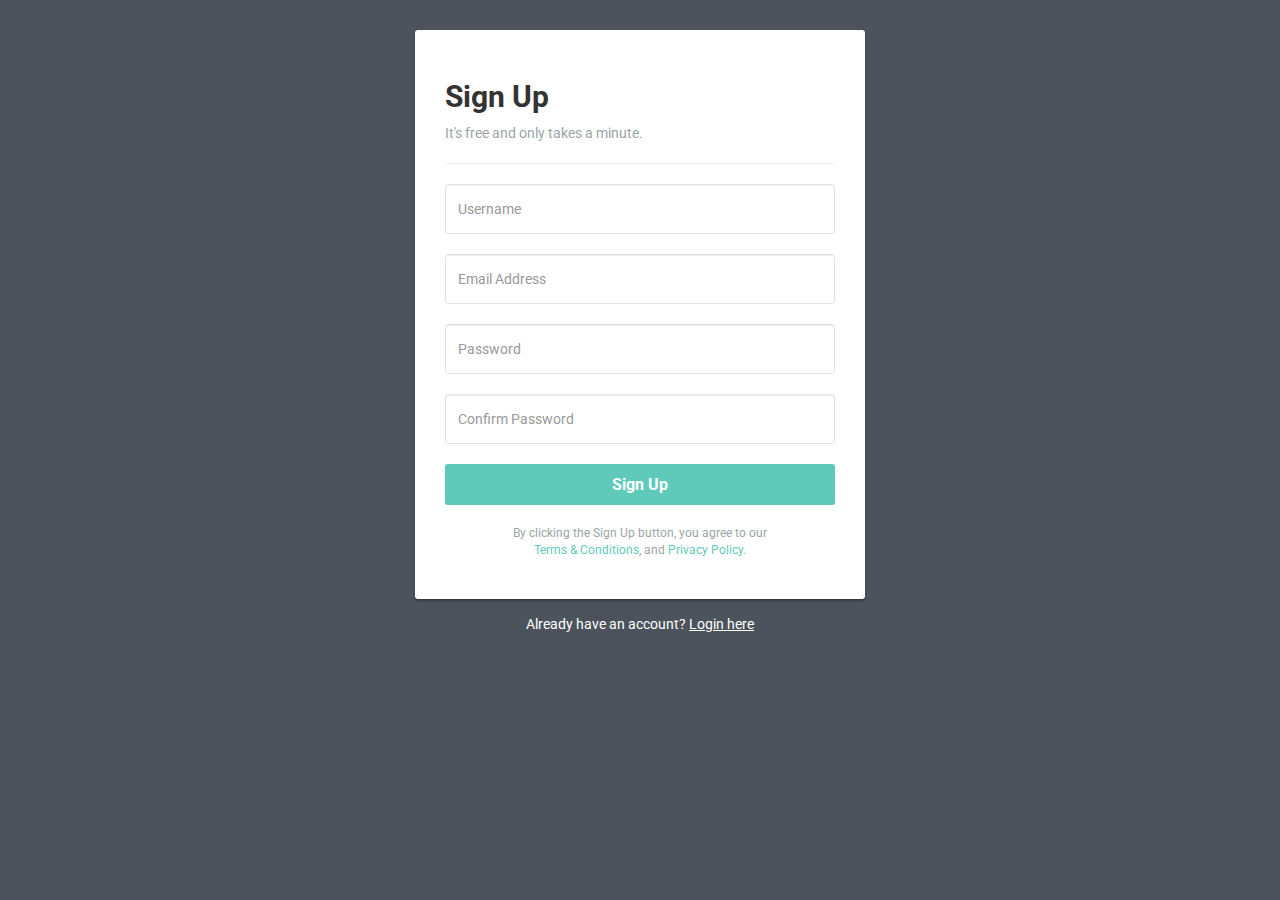
<file: Pages-inside/SignUp.html>
<!DOCTYPE html>
<html lang="en">
<head>
<meta charset="utf-8">
<meta http-equiv="X-UA-Compatible" content="IE=edge">
<meta name="viewport" content="width=device-width, initial-scale=1">
<link href="https://fonts.googleapis.com/css?family=Roboto:400,700" rel="stylesheet">
<title>Discover Bharat Sign up Form</title>
<link rel="stylesheet" href="https://maxcdn.bootstrapcdn.com/bootstrap/3.3.7/css/bootstrap.min.css">
<script src="./vendor/jquery/jquery.min.js"></script>
<script src="https://maxcdn.bootstrapcdn.com/bootstrap/3.3.7/js/bootstrap.min.js"></script> 
<style type="text/css">
	body {
		color: #fff;
		background: #4c535d;
		font-family: 'Roboto', sans-serif;
	}
    .form-control {
        min-height: 50px;
		border-color: #e1e4e5;
	}
    .form-control, .btn {        
        border-radius: 3px;
    }    
	.signup-form {
		width: 450px;
		margin: 0 auto;
		padding: 30px 0;
	}	
    .signup-form form {
		color: #9ba5a8;
		border-radius: 3px;
    	margin-bottom: 15px;
        background: #fff;
        box-shadow: 0px 2px 2px rgba(0, 0, 0, 0.3);
        padding: 30px;
    }
	.signup-form h2 {
		color: #333;
		font-weight: bold;   
    }
	.signup-form .form-group {
		margin-bottom: 20px;
	}
    .signup-form .btn {        
        font-size: 16px;
        font-weight: bold;
		background: #5fcaba;
		border: none;
		min-width: 140px;
    }
	.signup-form .btn:hover, .signup-form .btn:focus {
		background: #3fc0ad;
	}
	.signup-form a {
		color: #fff;
		text-decoration: underline;
	}
	.signup-form form a {
		color: #5fcaba;
		text-decoration: none;
	}	
	.signup-form form a:hover {
		text-decoration: underline;
	}
</style>
</head>
<body>
<div class="signup-form">
    <form action="" method="post">
		<h2>Sign Up</h2>
		<p>It's free and only takes a minute.</p>
		<hr>
        <div class="form-group">
        	<input type="text" class="form-control" name="username" placeholder="Username" required="required">
        </div>
        <div class="form-group">
        	<input type="email" class="form-control" name="email" placeholder="Email Address" required="required">
        </div>
		<div class="form-group">
            <input type="password" class="form-control" name="password" placeholder="Password" required="required">
        </div>
		<div class="form-group">
            <input type="password" class="form-control" name="confirm_password" placeholder="Confirm Password" required="required">
        </div>
		<div class="form-group">
            <button type="submit" class="btn btn-primary btn-block btn-lg">Sign Up</button>
        </div>
		<p class="small text-center">By clicking the Sign Up button, you agree to our <br><a href="#">Terms &amp; Conditions</a>, and <a href="#">Privacy Policy</a>.</p>
    </form>
	<div class="text-center">Already have an account? <a href="#">Login here</a></div>
</div>
</body>
</html>
</file>
<file: css/linearicons.css>
@font-face {
	font-family: 'Linearicons-Free';
	src:url('../fonts/Linearicons-Free.eot?w118d');
	src:url('../fonts/Linearicons-Free.eot?#iefixw118d') format('embedded-opentype'),
		url('../fonts/Linearicons-Free.woff2?w118d') format('woff2'),
		url('../fonts/Linearicons-Free.woff?w118d') format('woff'),
		url('../fonts/Linearicons-Free.ttf?w118d') format('truetype'),
		url('../fonts/Linearicons-Free.svg?w118d#Linearicons-Free') format('svg');
	font-weight: normal;
	font-style: normal;
}

.lnr {
	font-family: 'Linearicons-Free';
	speak: none;
	font-style: normal;
	font-weight: normal;
	font-variant: normal;
	text-transform: none;
	line-height: 1;

	/* Better Font Rendering =========== */
	-webkit-font-smoothing: antialiased;
	-moz-osx-font-smoothing: grayscale;
}

.lnr-home:before {
	content: "\e800";
}
.lnr-apartment:before {
	content: "\e801";
}
.lnr-pencil:before {
	content: "\e802";
}
.lnr-magic-wand:before {
	content: "\e803";
}
.lnr-drop:before {
	content: "\e804";
}
.lnr-lighter:before {
	content: "\e805";
}
.lnr-poop:before {
	content: "\e806";
}
.lnr-sun:before {
	content: "\e807";
}
.lnr-moon:before {
	content: "\e808";
}
.lnr-cloud:before {
	content: "\e809";
}
.lnr-cloud-upload:before {
	content: "\e80a";
}
.lnr-cloud-download:before {
	content: "\e80b";
}
.lnr-cloud-sync:before {
	content: "\e80c";
}
.lnr-cloud-check:before {
	content: "\e80d";
}
.lnr-database:before {
	content: "\e80e";
}
.lnr-lock:before {
	content: "\e80f";
}
.lnr-cog:before {
	content: "\e810";
}
.lnr-trash:before {
	content: "\e811";
}
.lnr-dice:before {
	content: "\e812";
}
.lnr-heart:before {
	content: "\e813";
}
.lnr-star:before {
	content: "\e814";
}
.lnr-star-half:before {
	content: "\e815";
}
.lnr-star-empty:before {
	content: "\e816";
}
.lnr-flag:before {
	content: "\e817";
}
.lnr-envelope:before {
	content: "\e818";
}
.lnr-paperclip:before {
	content: "\e819";
}
.lnr-inbox:before {
	content: "\e81a";
}
.lnr-eye:before {
	content: "\e81b";
}
.lnr-printer:before {
	content: "\e81c";
}
.lnr-file-empty:before {
	content: "\e81d";
}
.lnr-file-add:before {
	content: "\e81e";
}
.lnr-enter:before {
	content: "\e81f";
}
.lnr-exit:before {
	content: "\e820";
}
.lnr-graduation-hat:before {
	content: "\e821";
}
.lnr-license:before {
	content: "\e822";
}
.lnr-music-note:before {
	content: "\e823";
}
.lnr-film-play:before {
	content: "\e824";
}
.lnr-camera-video:before {
	content: "\e825";
}
.lnr-camera:before {
	content: "\e826";
}
.lnr-picture:before {
	content: "\e827";
}
.lnr-book:before {
	content: "\e828";
}
.lnr-bookmark:before {
	content: "\e829";
}
.lnr-user:before {
	content: "\e82a";
}
.lnr-users:before {
	content: "\e82b";
}
.lnr-shirt:before {
	content: "\e82c";
}
.lnr-store:before {
	content: "\e82d";
}
.lnr-cart:before {
	content: "\e82e";
}
.lnr-tag:before {
	content: "\e82f";
}
.lnr-phone-handset:before {
	content: "\e830";
}
.lnr-phone:before {
	content: "\e831";
}
.lnr-pushpin:before {
	content: "\e832";
}
.lnr-map-marker:before {
	content: "\e833";
}
.lnr-map:before {
	content: "\e834";
}
.lnr-location:before {
	content: "\e835";
}
.lnr-calendar-full:before {
	content: "\e836";
}
.lnr-keyboard:before {
	content: "\e837";
}
.lnr-spell-check:before {
	content: "\e838";
}
.lnr-screen:before {
	content: "\e839";
}
.lnr-smartphone:before {
	content: "\e83a";
}
.lnr-tablet:before {
	content: "\e83b";
}
.lnr-laptop:before {
	content: "\e83c";
}
.lnr-laptop-phone:before {
	content: "\e83d";
}
.lnr-power-switch:before {
	content: "\e83e";
}
.lnr-bubble:before {
	content: "\e83f";
}
.lnr-heart-pulse:before {
	content: "\e840";
}
.lnr-construction:before {
	content: "\e841";
}
.lnr-pie-chart:before {
	content: "\e842";
}
.lnr-chart-bars:before {
	content: "\e843";
}
.lnr-gift:before {
	content: "\e844";
}
.lnr-diamond:before {
	content: "\e845";
}
.lnr-linearicons:before {
	content: "\e846";
}
.lnr-dinner:before {
	content: "\e847";
}
.lnr-coffee-cup:before {
	content: "\e848";
}
.lnr-leaf:before {
	content: "\e849";
}
.lnr-paw:before {
	content: "\e84a";
}
.lnr-rocket:before {
	content: "\e84b";
}
.lnr-briefcase:before {
	content: "\e84c";
}
.lnr-bus:before {
	content: "\e84d";
}
.lnr-car:before {
	content: "\e84e";
}
.lnr-train:before {
	content: "\e84f";
}
.lnr-bicycle:before {
	content: "\e850";
}
.lnr-wheelchair:before {
	content: "\e851";
}
.lnr-select:before {
	content: "\e852";
}
.lnr-earth:before {
	content: "\e853";
}
.lnr-smile:before {
	content: "\e854";
}
.lnr-sad:before {
	content: "\e855";
}
.lnr-neutral:before {
	content: "\e856";
}
.lnr-mustache:before {
	content: "\e857";
}
.lnr-alarm:before {
	content: "\e858";
}
.lnr-bullhorn:before {
	content: "\e859";
}
.lnr-volume-high:before {
	content: "\e85a";
}
.lnr-volume-medium:before {
	content: "\e85b";
}
.lnr-volume-low:before {
	content: "\e85c";
}
.lnr-volume:before {
	content: "\e85d";
}
.lnr-mic:before {
	content: "\e85e";
}
.lnr-hourglass:before {
	content: "\e85f";
}
.lnr-undo:before {
	content: "\e860";
}
.lnr-redo:before {
	content: "\e861";
}
.lnr-sync:before {
	content: "\e862";
}
.lnr-history:before {
	content: "\e863";
}
.lnr-clock:before {
	content: "\e864";
}
.lnr-download:before {
	content: "\e865";
}
.lnr-upload:before {
	content: "\e866";
}
.lnr-enter-down:before {
	content: "\e867";
}
.lnr-exit-up:before {
	content: "\e868";
}
.lnr-bug:before {
	content: "\e869";
}
.lnr-code:before {
	content: "\e86a";
}
.lnr-link:before {
	content: "\e86b";
}
.lnr-unlink:before {
	content: "\e86c";
}
.lnr-thumbs-up:before {
	content: "\e86d";
}
.lnr-thumbs-down:before {
	content: "\e86e";
}
.lnr-magnifier:before {
	content: "\e86f";
}
.lnr-cross:before {
	content: "\e870";
}
.lnr-menu:before {
	content: "\e871";
}
.lnr-list:before {
	content: "\e872";
}
.lnr-chevron-up:before {
	content: "\e873";
}
.lnr-chevron-down:before {
	content: "\e874";
}
.lnr-chevron-left:before {
	content: "\e875";
}
.lnr-chevron-right:before {
	content: "\e876";
}
.lnr-arrow-up:before {
	content: "\e877";
}
.lnr-arrow-down:before {
	content: "\e878";
}
.lnr-arrow-left:before {
	content: "\e879";
}
.lnr-arrow-right:before {
	content: "\e87a";
}
.lnr-move:before {
	content: "\e87b";
}
.lnr-warning:before {
	content: "\e87c";
}
.lnr-question-circle:before {
	content: "\e87d";
}
.lnr-menu-circle:before {
	content: "\e87e";
}
.lnr-checkmark-circle:before {
	content: "\e87f";
}
.lnr-cross-circle:before {
	content: "\e880";
}
.lnr-plus-circle:before {
	content: "\e881";
}
.lnr-circle-minus:before {
	content: "\e882";
}
.lnr-arrow-up-circle:before {
	content: "\e883";
}
.lnr-arrow-down-circle:before {
	content: "\e884";
}
.lnr-arrow-left-circle:before {
	content: "\e885";
}
.lnr-arrow-right-circle:before {
	content: "\e886";
}
.lnr-chevron-up-circle:before {
	content: "\e887";
}
.lnr-chevron-down-circle:before {
	content: "\e888";
}
.lnr-chevron-left-circle:before {
	content: "\e889";
}
.lnr-chevron-right-circle:before {
	content: "\e88a";
}
.lnr-crop:before {
	content: "\e88b";
}
.lnr-frame-expand:before {
	content: "\e88c";
}
.lnr-frame-contract:before {
	content: "\e88d";
}
.lnr-layers:before {
	content: "\e88e";
}
.lnr-funnel:before {
	content: "\e88f";
}
.lnr-text-format:before {
	content: "\e890";
}
.lnr-text-format-remove:before {
	content: "\e891";
}
.lnr-text-size:before {
	content: "\e892";
}
.lnr-bold:before {
	content: "\e893";
}
.lnr-italic:before {
	content: "\e894";
}
.lnr-underline:before {
	content: "\e895";
}
.lnr-strikethrough:before {
	content: "\e896";
}
.lnr-highlight:before {
	content: "\e897";
}
.lnr-text-align-left:before {
	content: "\e898";
}
.lnr-text-align-center:before {
	content: "\e899";
}
.lnr-text-align-right:before {
	content: "\e89a";
}
.lnr-text-align-justify:before {
	content: "\e89b";
}
.lnr-line-spacing:before {
	content: "\e89c";
}
.lnr-indent-increase:before {
	content: "\e89d";
}
.lnr-indent-decrease:before {
	content: "\e89e";
}
.lnr-pilcrow:before {
	content: "\e89f";
}
.lnr-direction-ltr:before {
	content: "\e8a0";
}
.lnr-direction-rtl:before {
	content: "\e8a1";
}
.lnr-page-break:before {
	content: "\e8a2";
}
.lnr-sort-alpha-asc:before {
	content: "\e8a3";
}
.lnr-sort-amount-asc:before {
	content: "\e8a4";
}
.lnr-hand:before {
	content: "\e8a5";
}
.lnr-pointer-up:before {
	content: "\e8a6";
}
.lnr-pointer-right:before {
	content: "\e8a7";
}
.lnr-pointer-down:before {
	content: "\e8a8";
}
.lnr-pointer-left:before {
	content: "\e8a9";
}
</file>
<file: css/nice-select.css>
.nice-select {
  -webkit-tap-highlight-color: transparent;
  background-color: #fff;
  border-radius: 5px;
  border: solid 1px #e8e8e8;
  box-sizing: border-box;
  clear: both;
  cursor: pointer;
  display: block;
  float: left;
  font-family: inherit;
  font-size: 14px;
  font-weight: normal;
  height: 42px;
  line-height: 40px;
  outline: none;
  padding-left: 18px;
  padding-right: 30px;
  position: relative;
  text-align: left !important;
  -webkit-transition: all 0.2s ease-in-out;
  transition: all 0.2s ease-in-out;
  -webkit-user-select: none;
     -moz-user-select: none;
      -ms-user-select: none;
          user-select: none;
  white-space: nowrap;
  width: auto; }
  .nice-select:hover {
    border-color: #dbdbdb; }
  .nice-select:active, .nice-select.open, .nice-select:focus {
    border-color: #999; }
  .nice-select:after {
    border-bottom: 2px solid #999;
    border-right: 2px solid #999;
    content: '';
    display: block;
    height: 5px;
    margin-top: -4px;
    pointer-events: none;
    position: absolute;
    right: 12px;
    top: 50%;
    -webkit-transform-origin: 66% 66%;
        -ms-transform-origin: 66% 66%;
            transform-origin: 66% 66%;
    -webkit-transform: rotate(45deg);
        -ms-transform: rotate(45deg);
            transform: rotate(45deg);
    -webkit-transition: all 0.15s ease-in-out;
    transition: all 0.15s ease-in-out;
    width: 5px; }
  .nice-select.open:after {
    -webkit-transform: rotate(-135deg);
        -ms-transform: rotate(-135deg);
            transform: rotate(-135deg); }
  .nice-select.open .list {
    opacity: 1;
    pointer-events: auto;
    -webkit-transform: scale(1) translateY(0);
        -ms-transform: scale(1) translateY(0);
            transform: scale(1) translateY(0); }
  .nice-select.disabled {
    border-color: #ededed;
    color: #999;
    pointer-events: none; }
    .nice-select.disabled:after {
      border-color: #cccccc; }
  .nice-select.wide {
    width: 100%; }
    .nice-select.wide .list {
      left: 0 !important;
      right: 0 !important; }
  .nice-select.right {
    float: right; }
    .nice-select.right .list {
      left: auto;
      right: 0; }
  .nice-select.small {
    font-size: 12px;
    height: 36px;
    line-height: 34px; }
    .nice-select.small:after {
      height: 4px;
      width: 4px; }
    .nice-select.small .option {
      line-height: 34px;
      min-height: 34px; }
  .nice-select .list {
    background-color: #fff;
    border-radius: 5px;
    box-shadow: 0 0 0 1px rgba(68, 68, 68, 0.11);
    box-sizing: border-box;
    margin-top: 4px;
    opacity: 0;
    overflow: hidden;
    padding: 0;
    pointer-events: none;
    position: absolute;
    top: 100%;
    left: 0;
    -webkit-transform-origin: 50% 0;
        -ms-transform-origin: 50% 0;
            transform-origin: 50% 0;
    -webkit-transform: scale(0.75) translateY(-21px);
        -ms-transform: scale(0.75) translateY(-21px);
            transform: scale(0.75) translateY(-21px);
    -webkit-transition: all 0.2s cubic-bezier(0.5, 0, 0, 1.25), opacity 0.15s ease-out;
    transition: all 0.2s cubic-bezier(0.5, 0, 0, 1.25), opacity 0.15s ease-out;
    z-index: 9; }
    .nice-select .list:hover .option:not(:hover) {
      background-color: transparent !important; }
  .nice-select .option {
    cursor: pointer;
    font-weight: 400;
    line-height: 40px;
    list-style: none;
    min-height: 40px;
    outline: none;
    padding-left: 18px;
    padding-right: 29px;
    text-align: left;
    -webkit-transition: all 0.2s;
    transition: all 0.2s; }
    .nice-select .option:hover, .nice-select .option.focus, .nice-select .option.selected.focus {
      background-color: #f6f6f6; }
    .nice-select .option.selected {
      font-weight: bold; }
    .nice-select .option.disabled {
      background-color: transparent;
      color: #999;
      cursor: default; }

.no-csspointerevents .nice-select .list {
  display: none; }

.no-csspointerevents .nice-select.open .list {
  display: block; }
</file>
<file: css/main.css>
/*--------------------------- Color variations ----------------------*/
/* Medium Layout: 1280px */
/* Tablet Layout: 768px */
/* Mobile Layout: 320px */
/* Wide Mobile Layout: 480px */
/* =================================== */
/*  Basic Style 
/* =================================== */
::-moz-selection {
  /* Code for Firefox */
  background-color: #8ab92d;
  color: #fff;
}

::selection {
  background-color: #8ab92d;
  color: #fff;
}

::-webkit-input-placeholder {
  /* WebKit, Blink, Edge */
  color: #777777;
  font-weight: 300;
}

:-moz-placeholder {
  /* Mozilla Firefox 4 to 18 */
  color: #777777;
  opacity: 1;
  font-weight: 300;
}

::-moz-placeholder {
  /* Mozilla Firefox 19+ */
  color: #777777;
  opacity: 1;
  font-weight: 300;
}

:-ms-input-placeholder {
  /* Internet Explorer 10-11 */
  color: #777777;
  font-weight: 300;
}

::-ms-input-placeholder {
  /* Microsoft Edge */
  color: #777777;
  font-weight: 300;
}

body {
  color: #777777;
  font-family: "Poppins", sans-serif;
  font-size: 14px;
  font-weight: 300;
  line-height: 1.625em;
  position: relative;
}

ol, ul {
  margin: 0;
  padding: 0;
  list-style: none;
}

select {
  display: block;
}

figure {
  margin: 0;
}

a {
  -webkit-transition: all 0.3s ease 0s;
  -moz-transition: all 0.3s ease 0s;
  -o-transition: all 0.3s ease 0s;
  transition: all 0.3s ease 0s;
}

iframe {
  border: 0;
}

a, a:focus, a:hover {
  text-decoration: none;
  outline: 0;
}

.btn.active.focus,
.btn.active:focus,
.btn.focus,
.btn.focus:active,
.btn:active:focus,
.btn:focus {
  text-decoration: none;
  outline: 0;
}

.card-panel {
  margin: 0;
  padding: 60px;
}

/**
 *  Typography
 *
 **/
.btn i, .btn-large i, .btn-floating i, .btn-large i, .btn-flat i {
  font-size: 1em;
  line-height: inherit;
}

.gray-bg {
  background: #f9f9ff;
}

h1, h2, h3,
h4, h5, h6 {
  font-family: "Poppins", sans-serif;
  color: #222222;
  line-height: 1.2em !important;
  margin-bottom: 0;
  margin-top: 0;
  font-weight: 600;
}

.h1, .h2, .h3,
.h4, .h5, .h6 {
  margin-bottom: 0;
  margin-top: 0;
  font-family: "Poppins", sans-serif;
  font-weight: 600;
  color: #222222;
}

h1, .h1 {
  font-size: 36px;
}

h2, .h2 {
  font-size: 30px;
}

h3, .h3 {
  font-size: 24px;
}

h4, .h4 {
  font-size: 18px;
}

h5, .h5 {
  font-size: 16px;
}

h6, .h6 {
  font-size: 14px;
  color: #222222;
}

td, th {
  border-radius: 0px;
}

/**
 * For modern browsers
 * 1. The space content is one way to avoid an Opera bug when the
 *    contenteditable attribute is included anywhere else in the document.
 *    Otherwise it causes space to appear at the top and bottom of elements
 *    that are clearfixed.
 * 2. The use of `table` rather than `block` is only necessary if using
 *    `:before` to contain the top-margins of child elements.
 */
.clear::before, .clear::after {
  content: " ";
  display: table;
}

.clear::after {
  clear: both;
}

.fz-11 {
  font-size: 11px;
}

.fz-12 {
  font-size: 12px;
}

.fz-13 {
  font-size: 13px;
}

.fz-14 {
  font-size: 14px;
}

.fz-15 {
  font-size: 15px;
}

.fz-16 {
  font-size: 16px;
}

.fz-18 {
  font-size: 18px;
}

.fz-30 {
  font-size: 30px;
}

.fz-48 {
  font-size: 48px !important;
}

.fw100 {
  font-weight: 100;
}

.fw300 {
  font-weight: 300;
}

.fw400 {
  font-weight: 400 !important;
}

.fw500 {
  font-weight: 500;
}

.f700 {
  font-weight: 700;
}

.fsi {
  font-style: italic;
}

.mt-10 {
  margin-top: 10px;
}

.mt-15 {
  margin-top: 15px;
}

.mt-20 {
  margin-top: 20px;
}

.mt-25 {
  margin-top: 25px;
}

.mt-30 {
  margin-top: 30px;
}

.mt-35 {
  margin-top: 35px;
}

.mt-40 {
  margin-top: 40px;
}

.mt-50 {
  margin-top: 50px;
}

.mt-60 {
  margin-top: 60px;
}

.mt-70 {
  margin-top: 70px;
}

.mt-80 {
  margin-top: 80px;
}

.mt-100 {
  margin-top: 100px;
}

.mt-120 {
  margin-top: 120px;
}

.mt-150 {
  margin-top: 150px;
}

.ml-0 {
  margin-left: 0 !important;
}

.ml-5 {
  margin-left: 5px !important;
}

.ml-10 {
  margin-left: 10px;
}

.ml-15 {
  margin-left: 15px;
}

.ml-20 {
  margin-left: 20px;
}

.ml-30 {
  margin-left: 30px;
}

.ml-50 {
  margin-left: 50px;
}

.mr-0 {
  margin-right: 0 !important;
}

.mr-5 {
  margin-right: 5px !important;
}

.mr-15 {
  margin-right: 15px;
}

.mr-10 {
  margin-right: 10px;
}

.mr-20 {
  margin-right: 20px;
}

.mr-30 {
  margin-right: 30px;
}

.mr-50 {
  margin-right: 50px;
}

.mb-0 {
  margin-bottom: 0px;
}

.mb-0-i {
  margin-bottom: 0px !important;
}

.mb-5 {
  margin-bottom: 5px;
}

.mb-10 {
  margin-bottom: 10px;
}

.mb-15 {
  margin-bottom: 15px;
}

.mb-20 {
  margin-bottom: 20px;
}

.mb-25 {
  margin-bottom: 25px;
}

.mb-30 {
  margin-bottom: 30px;
}

.mb-40 {
  margin-bottom: 40px;
}

.mb-50 {
  margin-bottom: 50px;
}

.mb-60 {
  margin-bottom: 60px;
}

.mb-70 {
  margin-bottom: 70px;
}

.mb-80 {
  margin-bottom: 80px;
}

.mb-90 {
  margin-bottom: 90px;
}

.mb-100 {
  margin-bottom: 100px;
}

.pt-0 {
  padding-top: 0px;
}

.pt-10 {
  padding-top: 10px;
}

.pt-15 {
  padding-top: 15px;
}

.pt-20 {
  padding-top: 20px;
}

.pt-25 {
  padding-top: 25px;
}

.pt-30 {
  padding-top: 30px;
}

.pt-40 {
  padding-top: 40px;
}

.pt-50 {
  padding-top: 50px;
}

.pt-60 {
  padding-top: 60px;
}

.pt-70 {
  padding-top: 70px;
}

.pt-80 {
  padding-top: 80px;
}

.pt-90 {
  padding-top: 90px;
}

.pt-100 {
  padding-top: 100px;
}

.pt-120 {
  padding-top: 120px;
}

.pt-150 {
  padding-top: 150px;
}

.pt-170 {
  padding-top: 170px;
}

.pb-0 {
  padding-bottom: 0px;
}

.pb-10 {
  padding-bottom: 10px;
}

.pb-15 {
  padding-bottom: 15px;
}

.pb-20 {
  padding-bottom: 20px;
}

.pb-25 {
  padding-bottom: 25px;
}

.pb-30 {
  padding-bottom: 30px;
}

.pb-40 {
  padding-bottom: 40px;
}

.pb-50 {
  padding-bottom: 50px;
}

.pb-60 {
  padding-bottom: 60px;
}

.pb-70 {
  padding-bottom: 70px;
}

.pb-80 {
  padding-bottom: 80px;
}

.pb-90 {
  padding-bottom: 90px;
}

.pb-100 {
  padding-bottom: 100px;
}

.pb-120 {
  padding-bottom: 120px;
}

.pb-150 {
  padding-bottom: 150px;
}

.pr-30 {
  padding-right: 30px;
}

.pl-30 {
  padding-left: 30px;
}

.pl-90 {
  padding-left: 90px;
}

.p-40 {
  padding: 40px;
}

.float-left {
  float: left;
}

.float-right {
  float: right;
}

.text-italic {
  font-style: italic;
}

.text-white {
  color: #fff;
}

.text-black {
  color: #000;
}

.transition {
  -webkit-transition: all 0.3s ease 0s;
  -moz-transition: all 0.3s ease 0s;
  -o-transition: all 0.3s ease 0s;
  transition: all 0.3s ease 0s;
}

.section-full {
  padding: 100px 0;
}

.section-half {
  padding: 75px 0;
}

.text-center {
  text-align: center;
}

.text-left {
  text-align: left;
}

.text-rigth {
  text-align: right;
}

.flex {
  display: -webkit-box;
  display: -webkit-flex;
  display: -moz-flex;
  display: -ms-flexbox;
  display: flex;
}

.inline-flex {
  display: -webkit-inline-box;
  display: -webkit-inline-flex;
  display: -moz-inline-flex;
  display: -ms-inline-flexbox;
  display: inline-flex;
}

.flex-grow {
  -webkit-box-flex: 1;
  -webkit-flex-grow: 1;
  -moz-flex-grow: 1;
  -ms-flex-positive: 1;
  flex-grow: 1;
}

.flex-wrap {
  -webkit-flex-wrap: wrap;
  -moz-flex-wrap: wrap;
  -ms-flex-wrap: wrap;
  flex-wrap: wrap;
}

.flex-left {
  -webkit-box-pack: start;
  -ms-flex-pack: start;
  -webkit-justify-content: flex-start;
  -moz-justify-content: flex-start;
  justify-content: flex-start;
}

.flex-middle {
  -webkit-box-align: center;
  -ms-flex-align: center;
  -webkit-align-items: center;
  -moz-align-items: center;
  align-items: center;
}

.flex-right {
  -webkit-box-pack: end;
  -ms-flex-pack: end;
  -webkit-justify-content: flex-end;
  -moz-justify-content: flex-end;
  justify-content: flex-end;
}

.flex-top {
  -webkit-align-self: flex-start;
  -moz-align-self: flex-start;
  -ms-flex-item-align: start;
  align-self: flex-start;
}

.flex-center {
  -webkit-box-pack: center;
  -ms-flex-pack: center;
  -webkit-justify-content: center;
  -moz-justify-content: center;
  justify-content: center;
}

.flex-bottom {
  -webkit-align-self: flex-end;
  -moz-align-self: flex-end;
  -ms-flex-item-align: end;
  align-self: flex-end;
}

.space-between {
  -webkit-box-pack: justify;
  -ms-flex-pack: justify;
  -webkit-justify-content: space-between;
  -moz-justify-content: space-between;
  justify-content: space-between;
}

.space-around {
  -ms-flex-pack: distribute;
  -webkit-justify-content: space-around;
  -moz-justify-content: space-around;
  justify-content: space-around;
}

.flex-column {
  -webkit-box-direction: normal;
  -webkit-box-orient: vertical;
  -webkit-flex-direction: column;
  -moz-flex-direction: column;
  -ms-flex-direction: column;
  flex-direction: column;
}

.flex-cell {
  display: -webkit-box;
  display: -webkit-flex;
  display: -moz-flex;
  display: -ms-flexbox;
  display: flex;
  -webkit-box-flex: 1;
  -webkit-flex-grow: 1;
  -moz-flex-grow: 1;
  -ms-flex-positive: 1;
  flex-grow: 1;
}

.display-table {
  display: table;
}

.light {
  color: #fff;
}

.dark {
  color: #222;
}

.relative {
  position: relative;
}

.overflow-hidden {
  overflow: hidden;
}

.overlay {
  position: absolute;
  left: 0;
  right: 0;
  top: 0;
  bottom: 0;
}

.container.fullwidth {
  width: 100%;
}

.container.no-padding {
  padding-left: 0;
  padding-right: 0;
}

.no-padding {
  padding: 0;
}

.section-bg {
  background: #f9fafc;
}

@media (max-width: 767px) {
  .no-flex-xs {
    display: block !important;
  }
}

.row.no-margin {
  margin-left: 0;
  margin-right: 0;
}

.sample-text-area {
  background: #fff;
  padding: 100px 0 70px 0;
}

.text-heading {
  margin-bottom: 30px;
  font-size: 24px;
}

b, sup, sub, u, del {
  color: #8ab92d;
}

h1 {
  font-size: 36px;
}

h2 {
  font-size: 30px;
}

h3 {
  font-size: 24px;
}

h4 {
  font-size: 18px;
}

h5 {
  font-size: 16px;
}

h6 {
  font-size: 14px;
}

h1, h2, h3, h4, h5, h6 {
  line-height: 1.5em;
}

.typography h1, .typography h2, .typography h3, .typography h4, .typography h5, .typography h6 {
  color: #777777;
}

.button-area {
  background: #fff;
}

.button-area .border-top-generic {
  padding: 70px 15px;
  border-top: 1px dotted #eee;
}

.button-group-area .genric-btn {
  margin-right: 10px;
  margin-top: 10px;
}

.button-group-area .genric-btn:last-child {
  margin-right: 0;
}

.genric-btn {
  display: inline-block;
  outline: none;
  line-height: 40px;
  padding: 0 30px;
  font-size: .8em;
  text-align: center;
  text-decoration: none;
  font-weight: 500;
  cursor: pointer;
  -webkit-transition: all 0.3s ease 0s;
  -moz-transition: all 0.3s ease 0s;
  -o-transition: all 0.3s ease 0s;
  transition: all 0.3s ease 0s;
}

.genric-btn:focus {
  outline: none;
}

.genric-btn.e-large {
  padding: 0 40px;
  line-height: 50px;
}

.genric-btn.large {
  line-height: 45px;
}

.genric-btn.medium {
  line-height: 30px;
}

.genric-btn.small {
  line-height: 25px;
}

.genric-btn.radius {
  border-radius: 3px;
}

.genric-btn.circle {
  border-radius: 20px;
}

.genric-btn.arrow {
  display: -webkit-inline-box;
  display: -ms-inline-flexbox;
  display: inline-flex;
  -webkit-box-align: center;
  -ms-flex-align: center;
  align-items: center;
}

.genric-btn.arrow span {
  margin-left: 10px;
}

.genric-btn.default {
  color: #222222;
  background: #f9f9ff;
  border: 1px solid transparent;
}

.genric-btn.default:hover {
  border: 1px solid #f9f9ff;
  background: #fff;
}

.genric-btn.default-border {
  border: 1px solid #f9f9ff;
  background: #fff;
}

.genric-btn.default-border:hover {
  color: #222222;
  background: #f9f9ff;
  border: 1px solid transparent;
}

.genric-btn.primary {
  color: #fff;
  background: #8ab92d;
  border: 1px solid transparent;
}

.genric-btn.primary:hover {
  color: #8ab92d;
  border: 1px solid #8ab92d;
  background: #fff;
}

.genric-btn.primary-border {
  color: #8ab92d;
  border: 1px solid #8ab92d;
  background: #fff;
}

.genric-btn.primary-border:hover {
  color: #fff;
  background: #8ab92d;
  border: 1px solid transparent;
}

.genric-btn.success {
  color: #fff;
  background: #4cd3e3;
  border: 1px solid transparent;
}

.genric-btn.success:hover {
  color: #4cd3e3;
  border: 1px solid #4cd3e3;
  background: #fff;
}

.genric-btn.success-border {
  color: #4cd3e3;
  border: 1px solid #4cd3e3;
  background: #fff;
}

.genric-btn.success-border:hover {
  color: #fff;
  background: #4cd3e3;
  border: 1px solid transparent;
}

.genric-btn.info {
  color: #fff;
  background: #38a4ff;
  border: 1px solid transparent;
}

.genric-btn.info:hover {
  color: #38a4ff;
  border: 1px solid #38a4ff;
  background: #fff;
}

.genric-btn.info-border {
  color: #38a4ff;
  border: 1px solid #38a4ff;
  background: #fff;
}

.genric-btn.info-border:hover {
  color: #fff;
  background: #38a4ff;
  border: 1px solid transparent;
}

.genric-btn.warning {
  color: #fff;
  background: #f4e700;
  border: 1px solid transparent;
}

.genric-btn.warning:hover {
  color: #f4e700;
  border: 1px solid #f4e700;
  background: #fff;
}

.genric-btn.warning-border {
  color: #f4e700;
  border: 1px solid #f4e700;
  background: #fff;
}

.genric-btn.warning-border:hover {
  color: #fff;
  background: #f4e700;
  border: 1px solid transparent;
}

.genric-btn.danger {
  color: #fff;
  background: #f44a40;
  border: 1px solid transparent;
}

.genric-btn.danger:hover {
  color: #f44a40;
  border: 1px solid #f44a40;
  background: #fff;
}

.genric-btn.danger-border {
  color: #f44a40;
  border: 1px solid #f44a40;
  background: #fff;
}

.genric-btn.danger-border:hover {
  color: #fff;
  background: #f44a40;
  border: 1px solid transparent;
}

.genric-btn.link {
  color: #222222;
  background: #f9f9ff;
  text-decoration: underline;
  border: 1px solid transparent;
}

.genric-btn.link:hover {
  color: #222222;
  border: 1px solid #f9f9ff;
  background: #fff;
}

.genric-btn.link-border {
  color: #222222;
  border: 1px solid #f9f9ff;
  background: #fff;
  text-decoration: underline;
}

.genric-btn.link-border:hover {
  color: #222222;
  background: #f9f9ff;
  border: 1px solid transparent;
}

.genric-btn.disable {
  color: #222222, 0.3;
  background: #f9f9ff;
  border: 1px solid transparent;
  cursor: not-allowed;
}

.generic-blockquote {
  padding: 30px 50px 30px 30px;
  background: #f9f9ff;
  border-left: 2px solid #8ab92d;
}

@media (max-width: 990px) {
  .progress-table-wrap {
    overflow-x: scroll;
  }
}

.progress-table {
  background: #f9f9ff;
  padding: 15px 0px 30px 0px;
  min-width: 800px;
}

.progress-table .serial {
  width: 11.83%;
  padding-left: 30px;
}

.progress-table .country {
  width: 28.07%;
}

.progress-table .visit {
  width: 19.74%;
}

.progress-table .percentage {
  width: 40.36%;
  padding-right: 50px;
}

.progress-table .table-head {
  display: flex;
}

.progress-table .table-head .serial, .progress-table .table-head .country, .progress-table .table-head .visit, .progress-table .table-head .percentage {
  color: #222222;
  line-height: 40px;
  text-transform: uppercase;
  font-weight: 500;
}

.progress-table .table-row {
  padding: 15px 0;
  border-top: 1px solid #edf3fd;
  display: flex;
}

.progress-table .table-row .serial, .progress-table .table-row .country, .progress-table .table-row .visit, .progress-table .table-row .percentage {
  display: flex;
  align-items: center;
}

.progress-table .table-row .country img {
  margin-right: 15px;
}

.progress-table .table-row .percentage .progress {
  width: 80%;
  border-radius: 0px;
  background: transparent;
}

.progress-table .table-row .percentage .progress .progress-bar {
  height: 5px;
  line-height: 5px;
}

.progress-table .table-row .percentage .progress .progress-bar.color-1 {
  background-color: #6382e6;
}

.progress-table .table-row .percentage .progress .progress-bar.color-2 {
  background-color: #e66686;
}

.progress-table .table-row .percentage .progress .progress-bar.color-3 {
  background-color: #f09359;
}

.progress-table .table-row .percentage .progress .progress-bar.color-4 {
  background-color: #73fbaf;
}

.progress-table .table-row .percentage .progress .progress-bar.color-5 {
  background-color: #73fbaf;
}

.progress-table .table-row .percentage .progress .progress-bar.color-6 {
  background-color: #6382e6;
}

.progress-table .table-row .percentage .progress .progress-bar.color-7 {
  background-color: #a367e7;
}

.progress-table .table-row .percentage .progress .progress-bar.color-8 {
  background-color: #e66686;
}

.single-gallery-image {
  margin-top: 30px;
  background-repeat: no-repeat !important;
  background-position: center center !important;
  background-size: cover !important;
  height: 200px;
}

.list-style {
  width: 14px;
  height: 14px;
}

.unordered-list li {
  position: relative;
  padding-left: 30px;
  line-height: 1.82em !important;
}

.unordered-list li:before {
  content: "";
  position: absolute;
  width: 14px;
  height: 14px;
  border: 3px solid #8ab92d;
  background: #fff;
  top: 4px;
  left: 0;
  border-radius: 50%;
}

.ordered-list {
  margin-left: 30px;
}

.ordered-list li {
  list-style-type: decimal-leading-zero;
  color: #8ab92d;
  font-weight: 500;
  line-height: 1.82em !important;
}

.ordered-list li span {
  font-weight: 300;
  color: #777777;
}

.ordered-list-alpha li {
  margin-left: 30px;
  list-style-type: lower-alpha;
  color: #8ab92d;
  font-weight: 500;
  line-height: 1.82em !important;
}

.ordered-list-alpha li span {
  font-weight: 300;
  color: #777777;
}

.ordered-list-roman li {
  margin-left: 30px;
  list-style-type: lower-roman;
  color: #8ab92d;
  font-weight: 500;
  line-height: 1.82em !important;
}

.ordered-list-roman li span {
  font-weight: 300;
  color: #777777;
}

.single-input {
  display: block;
  width: 100%;
  line-height: 40px;
  border: none;
  outline: none;
  background: #f9f9ff;
  padding: 0 20px;
}

.single-input:focus {
  outline: none;
}

.input-group-icon {
  position: relative;
}

.input-group-icon .icon {
  position: absolute;
  left: 20px;
  top: 0;
  line-height: 40px;
  z-index: 3;
}

.input-group-icon .icon i {
  color: #797979;
}

.input-group-icon .single-input {
  padding-left: 45px;
}

.single-textarea {
  display: block;
  width: 100%;
  line-height: 40px;
  border: none;
  outline: none;
  background: #f9f9ff;
  padding: 0 20px;
  height: 100px;
  resize: none;
}

.single-textarea:focus {
  outline: none;
}

.single-input-primary {
  display: block;
  width: 100%;
  line-height: 40px;
  border: 1px solid transparent;
  outline: none;
  background: #f9f9ff;
  padding: 0 20px;
}

.single-input-primary:focus {
  outline: none;
  border: 1px solid #8ab92d;
}

.single-input-accent {
  display: block;
  width: 100%;
  line-height: 40px;
  border: 1px solid transparent;
  outline: none;
  background: #f9f9ff;
  padding: 0 20px;
}

.single-input-accent:focus {
  outline: none;
  border: 1px solid #eb6b55;
}

.single-input-secondary {
  display: block;
  width: 100%;
  line-height: 40px;
  border: 1px solid transparent;
  outline: none;
  background: #f9f9ff;
  padding: 0 20px;
}

.single-input-secondary:focus {
  outline: none;
  border: 1px solid #f09359;
}

.default-switch {
  width: 35px;
  height: 17px;
  border-radius: 8.5px;
  background: #f9f9ff;
  position: relative;
  cursor: pointer;
}

.default-switch input {
  position: absolute;
  left: 0;
  top: 0;
  right: 0;
  bottom: 0;
  width: 100%;
  height: 100%;
  opacity: 0;
  cursor: pointer;
}

.default-switch input + label {
  position: absolute;
  top: 1px;
  left: 1px;
  width: 15px;
  height: 15px;
  border-radius: 50%;
  background: #8ab92d;
  -webkit-transition: all 0.2s;
  -moz-transition: all 0.2s;
  -o-transition: all 0.2s;
  transition: all 0.2s;
  box-shadow: 0px 4px 5px 0px rgba(0, 0, 0, 0.2);
  cursor: pointer;
}

.default-switch input:checked + label {
  left: 19px;
}

.primary-switch {
  width: 35px;
  height: 17px;
  border-radius: 8.5px;
  background: #f9f9ff;
  position: relative;
  cursor: pointer;
}

.primary-switch input {
  position: absolute;
  left: 0;
  top: 0;
  right: 0;
  bottom: 0;
  width: 100%;
  height: 100%;
  opacity: 0;
}

.primary-switch input + label {
  position: absolute;
  left: 0;
  top: 0;
  right: 0;
  bottom: 0;
  width: 100%;
  height: 100%;
}

.primary-switch input + label:before {
  content: "";
  position: absolute;
  left: 0;
  top: 0;
  right: 0;
  bottom: 0;
  width: 100%;
  height: 100%;
  background: transparent;
  border-radius: 8.5px;
  cursor: pointer;
  -webkit-transition: all 0.2s;
  -moz-transition: all 0.2s;
  -o-transition: all 0.2s;
  transition: all 0.2s;
}

.primary-switch input + label:after {
  content: "";
  position: absolute;
  top: 1px;
  left: 1px;
  width: 15px;
  height: 15px;
  border-radius: 50%;
  background: #fff;
  -webkit-transition: all 0.2s;
  -moz-transition: all 0.2s;
  -o-transition: all 0.2s;
  transition: all 0.2s;
  box-shadow: 0px 4px 5px 0px rgba(0, 0, 0, 0.2);
  cursor: pointer;
}

.primary-switch input:checked + label:after {
  left: 19px;
}

.primary-switch input:checked + label:before {
  background: #8ab92d;
}

.confirm-switch {
  width: 35px;
  height: 17px;
  border-radius: 8.5px;
  background: #f9f9ff;
  position: relative;
  cursor: pointer;
}

.confirm-switch input {
  position: absolute;
  left: 0;
  top: 0;
  right: 0;
  bottom: 0;
  width: 100%;
  height: 100%;
  opacity: 0;
}

.confirm-switch input + label {
  position: absolute;
  left: 0;
  top: 0;
  right: 0;
  bottom: 0;
  width: 100%;
  height: 100%;
}

.confirm-switch input + label:before {
  content: "";
  position: absolute;
  left: 0;
  top: 0;
  right: 0;
  bottom: 0;
  width: 100%;
  height: 100%;
  background: transparent;
  border-radius: 8.5px;
  -webkit-transition: all 0.2s;
  -moz-transition: all 0.2s;
  -o-transition: all 0.2s;
  transition: all 0.2s;
  cursor: pointer;
}

.confirm-switch input + label:after {
  content: "";
  position: absolute;
  top: 1px;
  left: 1px;
  width: 15px;
  height: 15px;
  border-radius: 50%;
  background: #fff;
  -webkit-transition: all 0.2s;
  -moz-transition: all 0.2s;
  -o-transition: all 0.2s;
  transition: all 0.2s;
  box-shadow: 0px 4px 5px 0px rgba(0, 0, 0, 0.2);
  cursor: pointer;
}

.confirm-switch input:checked + label:after {
  left: 19px;
}

.confirm-switch input:checked + label:before {
  background: #4cd3e3;
}

.primary-checkbox {
  width: 16px;
  height: 16px;
  border-radius: 3px;
  background: #f9f9ff;
  position: relative;
  cursor: pointer;
}

.primary-checkbox input {
  position: absolute;
  left: 0;
  top: 0;
  right: 0;
  bottom: 0;
  width: 100%;
  height: 100%;
  opacity: 0;
}

.primary-checkbox input + label {
  position: absolute;
  left: 0;
  top: 0;
  right: 0;
  bottom: 0;
  width: 100%;
  height: 100%;
  border-radius: 3px;
  cursor: pointer;
  border: 1px solid #f1f1f1;
}

.primary-checkbox input:checked + label {
  background: url(../img/elements/primary-check.png) no-repeat center center/cover;
  border: none;
}

.confirm-checkbox {
  width: 16px;
  height: 16px;
  border-radius: 3px;
  background: #f9f9ff;
  position: relative;
  cursor: pointer;
}

.confirm-checkbox input {
  position: absolute;
  left: 0;
  top: 0;
  right: 0;
  bottom: 0;
  width: 100%;
  height: 100%;
  opacity: 0;
}

.confirm-checkbox input + label {
  position: absolute;
  left: 0;
  top: 0;
  right: 0;
  bottom: 0;
  width: 100%;
  height: 100%;
  border-radius: 3px;
  cursor: pointer;
  border: 1px solid #f1f1f1;
}

.confirm-checkbox input:checked + label {
  background: url(../img/elements/success-check.png) no-repeat center center/cover;
  border: none;
}

.disabled-checkbox {
  width: 16px;
  height: 16px;
  border-radius: 3px;
  background: #f9f9ff;
  position: relative;
  cursor: pointer;
}

.disabled-checkbox input {
  position: absolute;
  left: 0;
  top: 0;
  right: 0;
  bottom: 0;
  width: 100%;
  height: 100%;
  opacity: 0;
}

.disabled-checkbox input + label {
  position: absolute;
  left: 0;
  top: 0;
  right: 0;
  bottom: 0;
  width: 100%;
  height: 100%;
  border-radius: 3px;
  cursor: pointer;
  border: 1px solid #f1f1f1;
}

.disabled-checkbox input:disabled {
  cursor: not-allowed;
  z-index: 3;
}

.disabled-checkbox input:checked + label {
  background: url(../img/elements/disabled-check.png) no-repeat center center/cover;
  border: none;
}

.primary-radio {
  width: 16px;
  height: 16px;
  border-radius: 8px;
  background: #f9f9ff;
  position: relative;
  cursor: pointer;
}

.primary-radio input {
  position: absolute;
  left: 0;
  top: 0;
  right: 0;
  bottom: 0;
  width: 100%;
  height: 100%;
  opacity: 0;
}

.primary-radio input + label {
  position: absolute;
  left: 0;
  top: 0;
  right: 0;
  bottom: 0;
  width: 100%;
  height: 100%;
  border-radius: 8px;
  cursor: pointer;
  border: 1px solid #f1f1f1;
}

.primary-radio input:checked + label {
  background: url(../img/elements/primary-radio.png) no-repeat center center/cover;
  border: none;
}

.confirm-radio {
  width: 16px;
  height: 16px;
  border-radius: 8px;
  background: #f9f9ff;
  position: relative;
  cursor: pointer;
}

.confirm-radio input {
  position: absolute;
  left: 0;
  top: 0;
  right: 0;
  bottom: 0;
  width: 100%;
  height: 100%;
  opacity: 0;
}

.confirm-radio input + label {
  position: absolute;
  left: 0;
  top: 0;
  right: 0;
  bottom: 0;
  width: 100%;
  height: 100%;
  border-radius: 8px;
  cursor: pointer;
  border: 1px solid #f1f1f1;
}

.confirm-radio input:checked + label {
  background: url(../img/elements/success-radio.png) no-repeat center center/cover;
  border: none;
}

.disabled-radio {
  width: 16px;
  height: 16px;
  border-radius: 8px;
  background: #f9f9ff;
  position: relative;
  cursor: pointer;
}

.disabled-radio input {
  position: absolute;
  left: 0;
  top: 0;
  right: 0;
  bottom: 0;
  width: 100%;
  height: 100%;
  opacity: 0;
}

.disabled-radio input + label {
  position: absolute;
  left: 0;
  top: 0;
  right: 0;
  bottom: 0;
  width: 100%;
  height: 100%;
  border-radius: 8px;
  cursor: pointer;
  border: 1px solid #f1f1f1;
}

.disabled-radio input:disabled {
  cursor: not-allowed;
  z-index: 3;
}

.disabled-radio input:checked + label {
  background: url(../img/elements/disabled-radio.png) no-repeat center center/cover;
  border: none;
}

.default-select {
  height: 40px;
}

.default-select .nice-select {
  border: none;
  border-radius: 0px;
  height: 40px;
  background: #f9f9ff;
  padding-left: 20px;
  padding-right: 40px;
}

.default-select .nice-select .list {
  margin-top: 0;
  border: none;
  border-radius: 0px;
  box-shadow: none;
  width: 100%;
  padding: 10px 0 10px 0px;
}

.default-select .nice-select .list .option {
  font-weight: 300;
  -webkit-transition: all 0.3s ease 0s;
  -moz-transition: all 0.3s ease 0s;
  -o-transition: all 0.3s ease 0s;
  transition: all 0.3s ease 0s;
  line-height: 28px;
  min-height: 28px;
  font-size: 12px;
  padding-left: 20px;
}

.default-select .nice-select .list .option.selected {
  color: #8ab92d;
  background: transparent;
}

.default-select .nice-select .list .option:hover {
  color: #8ab92d;
  background: transparent;
}

.default-select .current {
  margin-right: 50px;
  font-weight: 300;
}

.default-select .nice-select::after {
  right: 20px;
}

.form-select {
  height: 40px;
  width: 100%;
}

.form-select .nice-select {
  border: none;
  border-radius: 0px;
  height: 40px;
  background: #f9f9ff;
  padding-left: 45px;
  padding-right: 40px;
  width: 100%;
}

.form-select .nice-select .list {
  margin-top: 0;
  border: none;
  border-radius: 0px;
  box-shadow: none;
  width: 100%;
  padding: 10px 0 10px 0px;
}

.form-select .nice-select .list .option {
  font-weight: 300;
  -webkit-transition: all 0.3s ease 0s;
  -moz-transition: all 0.3s ease 0s;
  -o-transition: all 0.3s ease 0s;
  transition: all 0.3s ease 0s;
  line-height: 28px;
  min-height: 28px;
  font-size: 12px;
  padding-left: 45px;
}

.form-select .nice-select .list .option.selected {
  color: #8ab92d;
  background: transparent;
}

.form-select .nice-select .list .option:hover {
  color: #8ab92d;
  background: transparent;
}

.form-select .current {
  margin-right: 50px;
  font-weight: 300;
}

.form-select .nice-select::after {
  right: 20px;
}

@media (max-width: 992px) {
  .navbar-nav {
    height: auto;
    max-height: 400px;
    overflow-x: hidden;
  }
}

.is-sticky .default-header {
  background-color: rgba(4, 9, 30, 0.8);
  -webkit-transition: all 0.3s ease 0s;
  -moz-transition: all 0.3s ease 0s;
  -o-transition: all 0.3s ease 0s;
  transition: all 0.3s ease 0s;
}

.collapse.show {
  background-color: rgba(4, 9, 30, 0.8);
  padding: 0px 12px;
}

.is-sticky .collapse.show {
  background-color: transparent;
}

@media (max-width: 800px) {
  .navbar {
    margin: 0px 40px;
  }
}

@media (max-width: 414px) {
  .navbar {
    margin: 0px 0px;
  }
}

@media (max-width: 1024px) {
  .navbar-brand img {
    margin-left: 5px;
  }
}

.default-header {
  position: absolute;
  top: 0;
  left: 0;
  width: 100%;
  z-index: 9;
}

.menu-bar {
  cursor: pointer;
}

.menu-bar span {
  color: #222;
  font-size: 24px;
}

.main-menubar {
  display: none !important;
}

@media (max-width: 991.98px) {
  .main-menubar {
    display: block !important;
  }
}

.navbar-light .navbar-toggler {
  color: #fff;
  border-color: #fff;
}

.navbar-nav a {
  text-transform: uppercase;
  font-weight: 500;
  font-size: 12px;
  color: #fff;
  padding: 20px;
}

.navbar-nav a:hover {
  color: #8ab92d;
}

@media (max-width: 992px) {
  .navbar-nav {
    margin-top: 10px;
  }
  .navbar-nav a {
    padding: 0;
  }
  .navbar-nav li {
    padding: 15px 0;
  }
}

.dropdown-item {
  font-size: 14px;
  width: auto !important;
  text-align: left;
}

@media (max-width: 767px) {
  .dropdown-item {
    text-align: left;
    padding: 0.25rem;
  }
}

@media (min-width: 768px) {
  .dropdown .dropdown-menu {
    display: block;
    opacity: 0;
    -webkit-transition: all 200ms ease-in;
    -moz-transition: all 200ms ease-in;
    -ms-transition: all 200ms ease-in;
    -o-transition: all 200ms ease-in;
    transition: all 200ms ease-in;
  }
  .dropdown:hover .dropdown-menu {
    display: block;
    opacity: 1;
  }
}

.dropdown-menu {
  background: rgba(4, 9, 30, 0.9);
  border-radius: 0;
  margin-top: 15px;
  border: none;
}

.dropdown-menu a {
  padding: 5px 15px;
}

@media (max-width: 767px) {
  .dropdown-menu {
    margin-top: 0px;
  }
}

.dropdown-item:focus, .dropdown-item:hover {
  color: #16181b;
  text-decoration: none;
  background-color: transparent;
}

.fixed {
  position: fixed;
  top: -90px;
  left: 0;
  right: 0;
  z-index: 999;
  transition: 0.4s top cubic-bezier(0.3, 0.73, 0.3, 0.74);
  background: rgba(4, 9, 30, 0.9);
  margin-left: 50px;
  margin-right: 50px;
  width: auto;
  animation: smoothScroll 1s forwards;
}

@media (max-width: 767px) {
  .fixed {
    margin: 30px;
  }
}

@media (max-width: 575px) {
  .fixed {
    margin: 10px;
  }
}

.fixed.slideDown {
  top: 0;
}

.protfolio-wrap {
  margin: 50px;
}

@media (max-width: 767px) {
  .protfolio-wrap {
    margin: 30px;
  }
}

@media (max-width: 575px) {
  .protfolio-wrap {
    margin: 10px;
  }
}

.section-gap {
  padding: 120px 0;
}

.section-title {
  padding-bottom: 30px;
}

.section-title h2 {
  margin-bottom: 20px;
}

.section-title p {
  font-size: 16px;
  margin-bottom: 0;
}

@media (max-width: 991.98px) {
  .section-title p br {
    display: none;
  }
}

.primary-btn {
  background-color: #8ab92d;
  line-height: 36px;
  padding-left: 30px;
  padding-right: 60px;
  border-radius: 25px;
  border: none;
  color: #fff;
  display: inline-block;
  font-weight: 500;
  position: relative;
  -webkit-transition: all 0.3s ease 0s;
  -moz-transition: all 0.3s ease 0s;
  -o-transition: all 0.3s ease 0s;
  transition: all 0.3s ease 0s;
  cursor: pointer;
  text-transform: uppercase;
  position: relative;
}

.primary-btn:focus {
  outline: none;
}

.primary-btn span {
  color: #fff;
  position: absolute;
  top: 50%;
  transform: translateY(-60%);
  right: 30px;
  -webkit-transition: all 0.3s ease 0s;
  -moz-transition: all 0.3s ease 0s;
  -o-transition: all 0.3s ease 0s;
  transition: all 0.3s ease 0s;
}

.primary-btn:hover {
  color: #fff;
}

.primary-btn:hover span {
  color: #fff;
  right: 20px;
}

.primary-btn.white {
  border: 1px solid #fff;
  color: #fff;
}

.primary-btn.white span {
  color: #fff;
}

.primary-btn.white:hover {
  background: #fff;
  color: #8ab92d;
}

.primary-btn.white:hover span {
  color: #8ab92d;
}

.overlay {
  position: absolute;
  left: 0;
  right: 0;
  top: 0;
  bottom: 0;
}

.banner-area {
  margin-top: -56px;
  border-radius: 10px;
  background: url(../img/header-bg.jpg) center;
  background-size: cover;
}

@media (max-width: 1199.98px) {
  .banner-area .fullscreen {
    height: 800px !important;
  }
}

.banner-area .overlay-bg {
  border-radius: 10px;
  background-color: rgba(4, 9, 30, 0.4);
}

.banner-content {
  text-align: center;
}

.banner-content h1 {
  color: #fff;
  font-size: 72px;
  font-weight: 700;
  line-height: 1em;
  margin-top: 20px;
  margin-bottom: 40px;
}

.banner-content h1 span {
  font-weight: 700;
}

@media (max-width: 991.98px) {
  .banner-content h1 {
    font-size: 36px;
  }
}

@media (max-width: 991.98px) {
  .banner-content h1 br {
    display: none;
  }
}

@media (max-width: 1199.98px) {
  .banner-content h1 {
    font-size: 45px;
  }
}

@media (max-width: 414px) {
  .banner-content h1 {
    font-size: 40px;
  }
}

.banner-content h5 {
  color: #eae8c6;
  font-weight: 300;
  letter-spacing: 3px;
  font-size: 12px;
}

@media (max-width: 1280px) {
  .banner-content br {
    display: none;
  }
}

.primary-btn {
  background: #487774;
  border: 1px solid transparent;
  color: #fff;
  padding-left: 40px;
  padding-right: 40px;
  border-radius: 50px;
}

.primary-btn:hover {
  border: 1px solid #fff;
  background: transparent;
  color: #fff;
}

.portfolio-area .primary-btn {
  color: #fff;
  /* background-color: #8ab92d; */
  margin-left: auto;
  margin-right: auto;
}

.portfolio-area .filters {
  text-align: center;
  margin-top: 50px;
}

.portfolio-area .filters ul {
  padding: 0;
}

.portfolio-area .filters ul li {
  list-style: none;
  display: inline-block;
  padding: 20px 30px;
  cursor: pointer;
  position: relative;
  text-transform: uppercase;
  color: #222;
  font-weight: 500;
}

@media (max-width: 736px) {
  .portfolio-area .filters ul li {
    padding: 6px 6px;
  }
}

.portfolio-area .filters ul li:after {
  content: "";
  display: block;
  width: calc(0% - 60px);
  position: absolute;
  height: 2px;
  background: #333;
  transition: width 350ms ease-out;
}

.portfolio-area .filters ul li:hover:after {
  width: calc(100% - 60px);
  transition: width 350ms ease-out;
}

.portfolio-area .filters ul li.active {
  color: #8ab92d;
}

.portfolio-area .filters-content {
  margin-top: 50px;
}

.portfolio-area .filters-content .show {
  opacity: 1;
  visibility: visible;
  transition: all 350ms;
}

.portfolio-area .filters-content .hide {
  opacity: 0;
  visibility: hidden;
  transition: all 350ms;
}

.portfolio-area .filters-content .item {
  text-align: center;
  cursor: pointer;
  margin-bottom: 30px;
}

.portfolio-area .filters-content .item img {
  border-radius: 10px;
}

.portfolio-area .filters-content .item .p-inner {
  padding: 20px 0px;
}

.portfolio-area .filters-content .item .p-inner h5 {
  font-size: 15px;
}

.portfolio-area .filters-content .item .p-inner .cat {
  font-size: 13px;
}

.portfolio-area .filters-content .item img {
  width: 100%;
}

.service-area {
  background: url(../img/service-bg.jpg) center;
  background-size: cover;
  border-radius: 10px;
}

.service-area .overlay-bg {
  border-radius: 10px;
  background: rgba(4, 9, 30, 0.8);
}

.services-area {
  margin-top: -120px;
}

.single-service {
  border-radius: 10px;
  text-align: center;
  padding: 30px;
  background-color: white;
  box-shadow: 0px 10px 30px 0px rgba(138, 185, 45, 0.2);
}

.single-service h4 {
  padding: 20px 0px;
}

@media (max-width: 960px) {
  .single-service {
    margin-bottom: 30px;
  }
}

.single-review h4 {
  color: #222;
}

.single-review .star .checked {
  color: orange;
}

.single-review {
  margin-bottom: 40px;
}

.single-review img {
  margin-bottom: 15px;
}

.single-review .title {
  padding: 20px 0;
}

.single-review .star {
  margin-left: 20px;
}

.footer-area {
  padding-top: 100px;
  background-color: #04091e;
}

h6 {
  color: #fff;
  margin-bottom: 25px;
  font-size: 18px;
  font-weight: 600;
}

.copy-right-text i, .copy-right-text a {
  color: #8ab92d;
}

.footer-social a {
  padding-right: 25px;
  -webkit-transition: all 0.3s ease 0s;
  -moz-transition: all 0.3s ease 0s;
  -o-transition: all 0.3s ease 0s;
  transition: all 0.3s ease 0s;
}

.footer-social a:hover i {
  color: #8ab92d;
}

.footer-social i {
  color: #cccccc;
  -webkit-transition: all 0.3s ease 0s;
  -moz-transition: all 0.3s ease 0s;
  -o-transition: all 0.3s ease 0s;
  transition: all 0.3s ease 0s;
}

@media (max-width: 991.98px) {
  .footer-social {
    text-align: left;
  }
}

.single-footer-widget input {
  border: none;
  width: 80% !important;
  font-weight: 300;
  background: #191919;
  color: #777;
  padding-left: 20px;
  border-radius: 0;
  font-size: 14px;
  padding: 10px 18px;
}

.single-footer-widget input:focus {
  background-color: #191919;
}

.single-footer-widget .bb-btn {
  color: #8ab92d;
  color: #fff;
  font-weight: 300;
  border-radius: 0;
  z-index: 9999;
  cursor: pointer;
}

.single-footer-widget .info {
  position: absolute;
  margin-top: 20%;
  color: #fff;
  font-size: 12px;
}

.single-footer-widget .info.valid {
  color: green;
}

.single-footer-widget .info.error {
  color: red;
}

.single-footer-widget .click-btn {
  background-color: #8ab92d;
  color: #fff;
  border-radius: 0;
  border-top-left-radius: 0px;
  border-bottom-left-radius: 0px;
  padding: 8px 12px;
  border: 0;
}

.single-footer-widget ::-moz-selection {
  /* Code for Firefox */
  background-color: #191919 !important;
  color: #777777;
}

.single-footer-widget ::selection {
  background-color: #191919 !important;
  color: #777777;
}

.single-footer-widget ::-webkit-input-placeholder {
  /* WebKit, Blink, Edge */
  color: #777777;
  font-weight: 300;
}

.single-footer-widget :-moz-placeholder {
  /* Mozilla Firefox 4 to 18 */
  color: #777777;
  opacity: 1;
  font-weight: 300;
}

.single-footer-widget ::-moz-placeholder {
  /* Mozilla Firefox 19+ */
  color: #777777;
  opacity: 1;
  font-weight: 300;
}

.single-footer-widget :-ms-input-placeholder {
  /* Internet Explorer 10-11 */
  color: #777777;
  font-weight: 300;
}

.single-footer-widget ::-ms-input-placeholder {
  /* Microsoft Edge */
  color: #777777;
  font-weight: 300;
}

@media (max-width: 991.98px) {
  .single-footer-widget {
    margin-bottom: 30px;
  }
}

@media (max-width: 800px) {
  .social-widget {
    margin-top: 30px;
  }
}

.footer-text {
  padding-top: 20px;
}

.footer-text a, .footer-text i {
  color: #8ab92d;
}

.whole-wrap {
  background-color: #fff;
}

.generic-banner {
  margin-top: -56px;
  background-color: #04091e;
  text-align: center;
}

.generic-banner .height {
  height: 600px;
}

@media (max-width: 767.98px) {
  .generic-banner .height {
    height: 400px;
  }
}

.generic-banner .generic-banner-content h2 {
  line-height: 1.2em;
  margin-bottom: 20px;
}

@media (max-width: 991.98px) {
  .generic-banner .generic-banner-content h2 br {
    display: none;
  }
}

.generic-banner .generic-banner-content p {
  text-align: center;
  font-size: 16px;
}

@media (max-width: 991.98px) {
  .generic-banner .generic-banner-content p br {
    display: none;
  }
}

.generic-content h1 {
  font-weight: 600;
}

.about-generic-area {
  background: #fff;
}

.about-generic-area p {
  margin-bottom: 20px;
}

.white-bg {
  background: #fff;
}

.section-top-border {
  padding: 70px 0;
  border-top: 1px dotted #eee;
}

.switch-wrap {
  margin-bottom: 10px;
}

.switch-wrap p {
  margin: 0;
}
</file>
<file: Pages-inside/css/scrolling-nav.css>
header {
  padding: 156px 0 100px;
}

section {
  padding: 150px 0;
}
</file>
<file: Pages-inside/css/clean-blog.min.css>
*/body{font-size:20px;color:#212529;font-family:Lora,'Times New Roman',serif}p{line-height:1.5;margin:30px 0}p a{text-decoration:underline}h1,h2,h3,h4,h5,h6{font-weight:800;font-family:'Open Sans','Helvetica Neue',Helvetica,Arial,sans-serif}a{color:#212529;-webkit-transition:all .2s;transition:all .2s}a:focus,a:hover{color:#0085a1}blockquote{font-style:italic;color:#868e96}.section-heading{font-size:36px;font-weight:700;margin-top:60px}.caption{font-size:14px;font-style:italic;display:block;margin:0;padding:10px;text-align:center;border-bottom-right-radius:5px;border-bottom-left-radius:5px}::-moz-selection{color:#fff;background:#0085a1;text-shadow:none}::selection{color:#fff;background:#0085a1;text-shadow:none}img::-moz-selection{color:#fff;background:0 0}img::selection{color:#fff;background:0 0}img::-moz-selection{color:#fff;background:0 0}#mainNav{position:absolute;border-bottom:1px solid #e9ecef;background-color:#fff;font-family:'Open Sans','Helvetica Neue',Helvetica,Arial,sans-serif}#mainNav .navbar-brand{font-weight:800;color:#343a40}#mainNav .navbar-toggler{font-size:12px;font-weight:800;padding:13px;text-transform:uppercase;color:#343a40}#mainNav .navbar-nav>li.nav-item>a{font-size:12px;font-weight:800;letter-spacing:1px;text-transform:uppercase}@media only screen and (min-width:992px){#mainNav{border-bottom:1px solid transparent;background:0 0}#mainNav .navbar-brand{padding:10px 20px;color:#fff}#mainNav .navbar-brand:focus,#mainNav .navbar-brand:hover{color:rgba(255,255,255,.8)}#mainNav .navbar-nav>li.nav-item>a{padding:10px 20px;color:#fff}#mainNav .navbar-nav>li.nav-item>a:focus,#mainNav .navbar-nav>li.nav-item>a:hover{color:rgba(255,255,255,.8)}}@media only screen and (min-width:992px){#mainNav{-webkit-transition:background-color .2s;transition:background-color .2s;-webkit-transform:translate3d(0,0,0);transform:translate3d(0,0,0);-webkit-backface-visibility:hidden}#mainNav.is-fixed{position:fixed;top:-67px;-webkit-transition:-webkit-transform .2s;transition:-webkit-transform .2s;transition:transform .2s;transition:transform .2s,-webkit-transform .2s;border-bottom:1px solid #fff;background-color:rgba(255,255,255,.9)}#mainNav.is-fixed .navbar-brand{color:#212529}#mainNav.is-fixed .navbar-brand:focus,#mainNav.is-fixed .navbar-brand:hover{color:#0085a1}#mainNav.is-fixed .navbar-nav>li.nav-item>a{color:#212529}#mainNav.is-fixed .navbar-nav>li.nav-item>a:focus,#mainNav.is-fixed .navbar-nav>li.nav-item>a:hover{color:#0085a1}#mainNav.is-visible{-webkit-transform:translate3d(0,100%,0);transform:translate3d(0,100%,0)}}header.masthead{margin-bottom:50px;background:no-repeat center center;background-color:#868e96;background-attachment:scroll;position:relative;background-size:cover}header.masthead .overlay{position:absolute;top:0;left:0;height:100%;width:100%;background-color:#212529;opacity:.5}header.masthead .page-heading,header.masthead .post-heading,header.masthead .site-heading{padding:200px 0 150px;color:#fff}@media only screen and (min-width:768px){header.masthead .page-heading,header.masthead .post-heading,header.masthead .site-heading{padding:200px 0}}header.masthead .page-heading,header.masthead .site-heading{text-align:center}header.masthead .page-heading h1,header.masthead .site-heading h1{font-size:50px;margin-top:0}header.masthead .page-heading .subheading,header.masthead .site-heading .subheading{font-size:24px;font-weight:300;line-height:1.1;display:block;margin:10px 0 0;font-family:'Open Sans','Helvetica Neue',Helvetica,Arial,sans-serif}@media only screen and (min-width:768px){header.masthead .page-heading h1,header.masthead .site-heading h1{font-size:80px}}header.masthead .post-heading h1{font-size:35px}header.masthead .post-heading .meta,header.masthead .post-heading .subheading{line-height:1.1;display:block}header.masthead .post-heading .subheading{font-size:24px;font-weight:600;margin:10px 0 30px;font-family:'Open Sans','Helvetica Neue',Helvetica,Arial,sans-serif}header.masthead .post-heading .meta{font-size:20px;font-weight:300;font-style:italic;font-family:Lora,'Times New Roman',serif}header.masthead .post-heading .meta a{color:#fff}@media only screen and (min-width:768px){header.masthead .post-heading h1{font-size:55px}header.masthead .post-heading .subheading{font-size:30px}}.post-preview>a{color:#212529}.post-preview>a:focus,.post-preview>a:hover{text-decoration:none;color:#0085a1}.post-preview>a>.post-title{font-size:30px;margin-top:30px;margin-bottom:10px}.post-preview>a>.post-subtitle{font-weight:300;margin:0 0 10px}.post-preview>.post-meta{font-size:18px;font-style:italic;margin-top:0;color:#868e96}.post-preview>.post-meta>a{text-decoration:none;color:#212529}.post-preview>.post-meta>a:focus,.post-preview>.post-meta>a:hover{text-decoration:underline;color:#0085a1}@media only screen and (min-width:768px){.post-preview>a>.post-title{font-size:36px}}.floating-label-form-group{font-size:14px;position:relative;margin-bottom:0;padding-bottom:.5em;border-bottom:1px solid #dee2e6}.floating-label-form-group input,.floating-label-form-group textarea{font-size:1.5em;position:relative;z-index:1;padding:0;resize:none;border:none;border-radius:0;background:0 0;-webkit-box-shadow:none!important;box-shadow:none!important;font-family:Lora,'Times New Roman',serif}.floating-label-form-group input::-webkit-input-placeholder,.floating-label-form-group textarea::-webkit-input-placeholder{color:#868e96;font-family:Lora,'Times New Roman',serif}.floating-label-form-group label{font-size:.85em;line-height:1.764705882em;position:relative;z-index:0;top:2em;display:block;margin:0;-webkit-transition:top .3s ease,opacity .3s ease;transition:top .3s ease,opacity .3s ease;vertical-align:middle;vertical-align:baseline;opacity:0}.floating-label-form-group .help-block{margin:15px 0}.floating-label-form-group-with-value label{top:0;opacity:1}.floating-label-form-group-with-focus label{color:#0085a1}form .form-group:first-child .floating-label-form-group{border-top:1px solid #dee2e6}footer{padding:50px 0 65px}footer .list-inline{margin:0;padding:0}footer .copyright{font-size:14px;margin-bottom:0;text-align:center}.btn{font-size:14px;font-weight:800;padding:15px 25px;letter-spacing:1px;text-transform:uppercase;border-radius:0;font-family:'Open Sans','Helvetica Neue',Helvetica,Arial,sans-serif}.btn-primary{background-color:#0085a1;border-color:#0085a1}.btn-primary:active,.btn-primary:focus,.btn-primary:hover{color:#fff;background-color:#00657b!important;border-color:#00657b!important}.btn-lg{font-size:16px;padding:25px 35px}
</file>
<file: Pages-inside/css/goldentemple.css>
/*!
 * Start Bootstrap - Modern Business (https://startbootstrap.com/template-overviews/modern-business)
 * Copyright 2013-2019 Start Bootstrap
 * Licensed under MIT (https://github.com/BlackrockDigital/startbootstrap-logomodern-business-nav/blob/master/LICENSE)
 */
body {
  padding-top: 56px;
}

.carousel-item {
  height: 65vh;
  min-height: 300px;
  background: no-repeat center center scroll;
  -webkit-background-size: cover;
  -moz-background-size: cover;
  -o-background-size: cover;
  background-size: cover;
}

.portfolio-item {
  margin-bottom: 30px;
}
</file>
